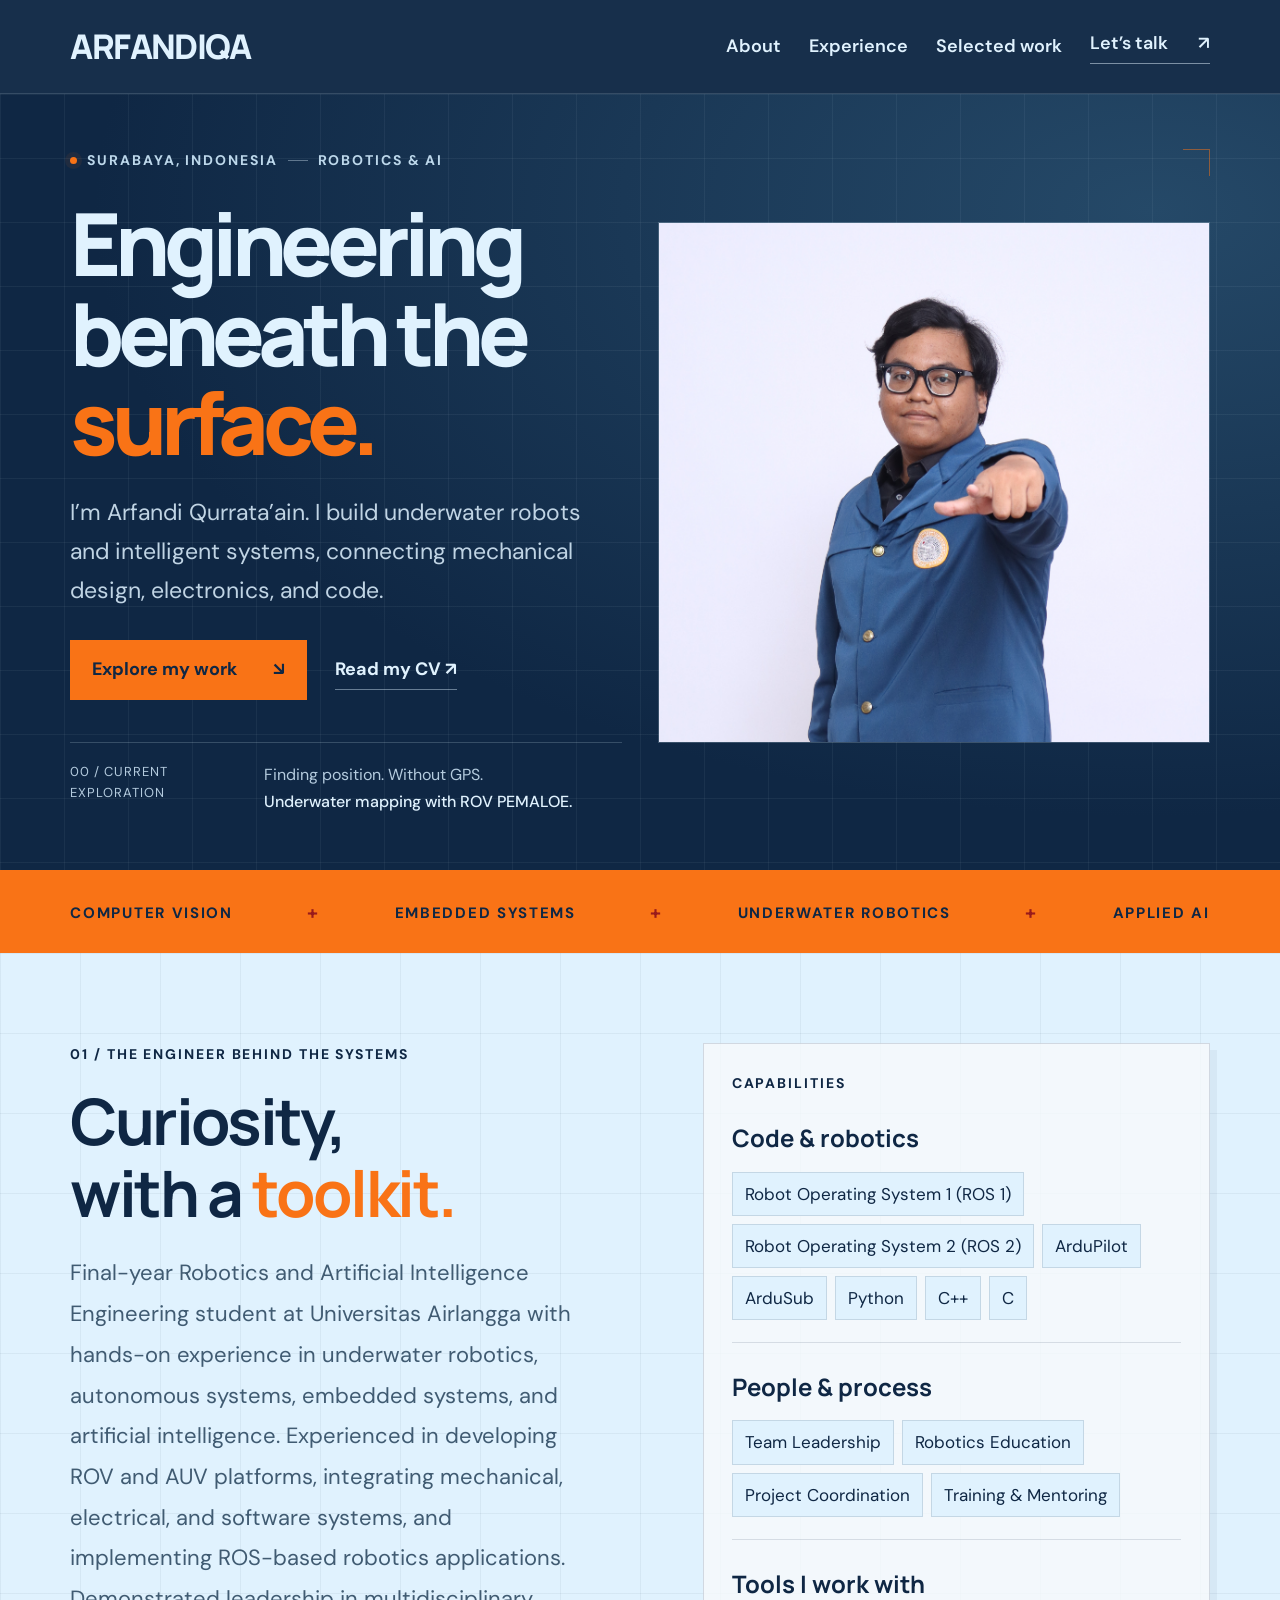
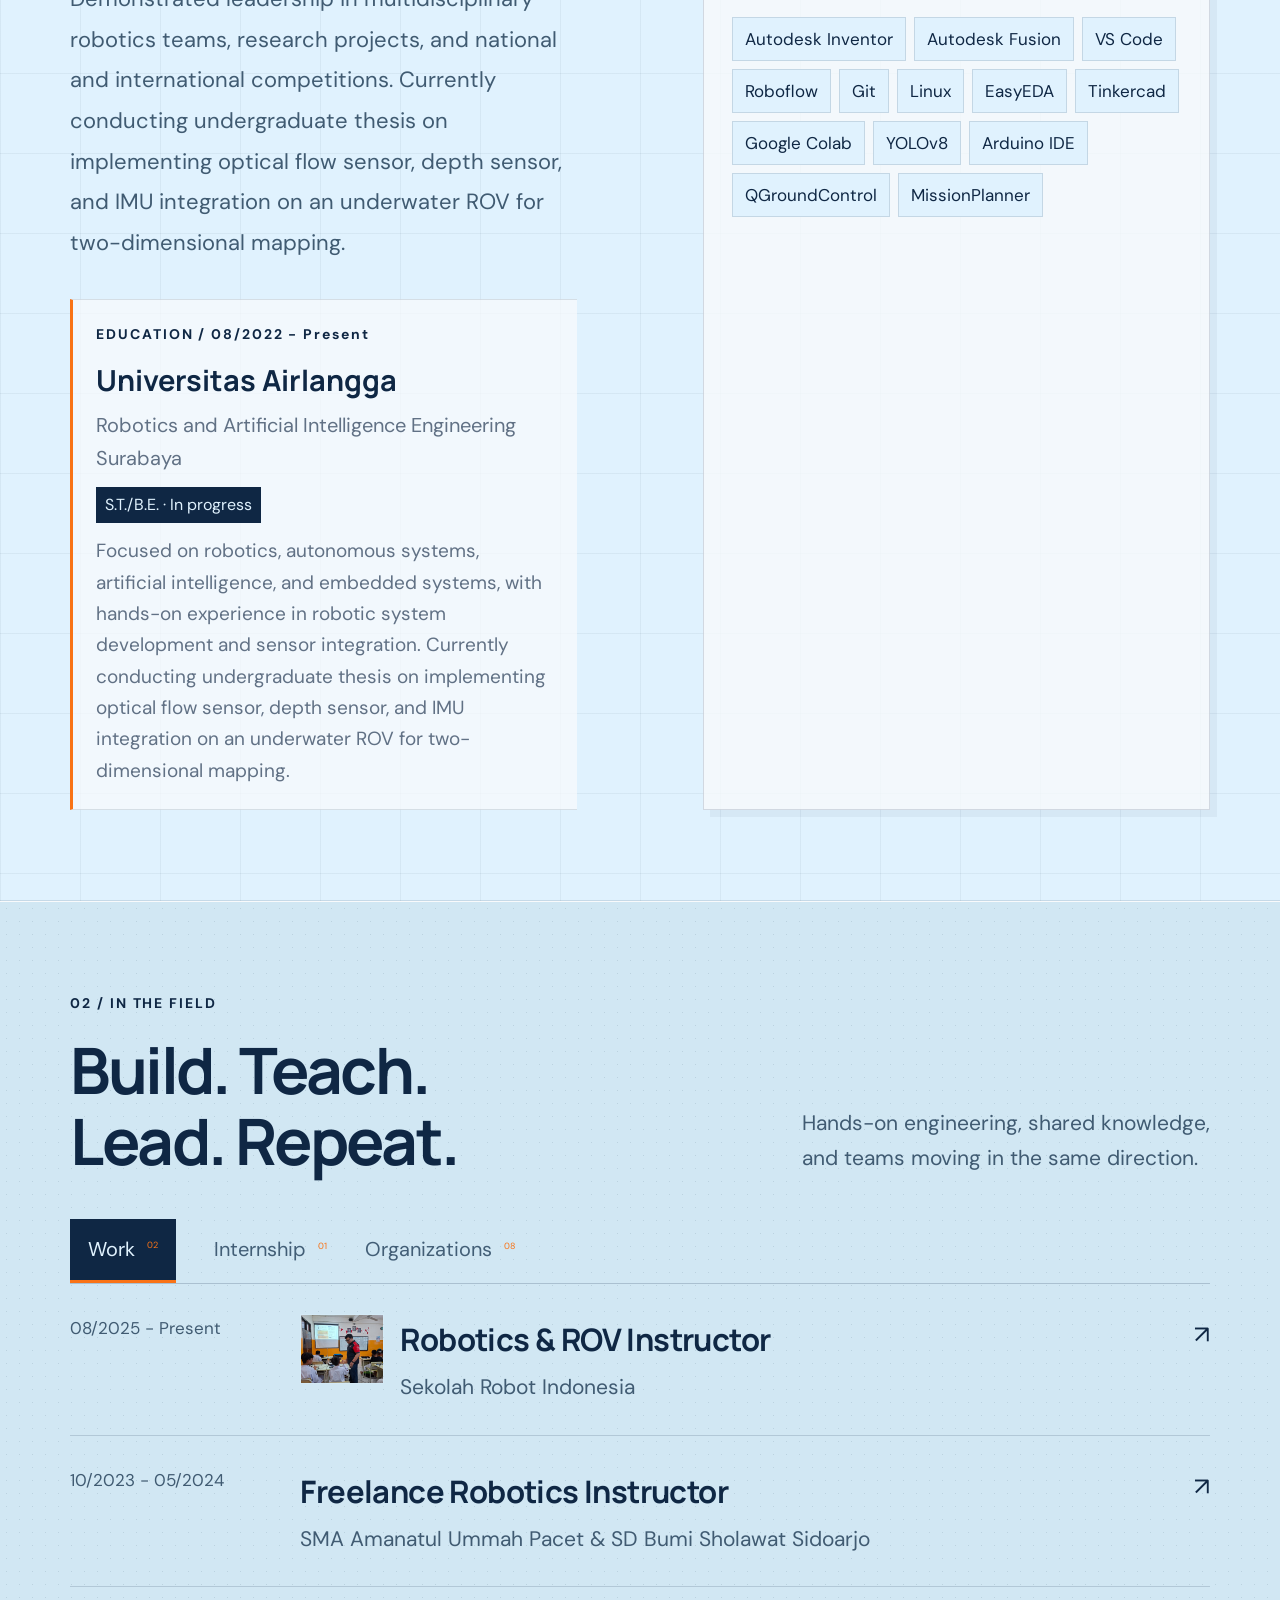
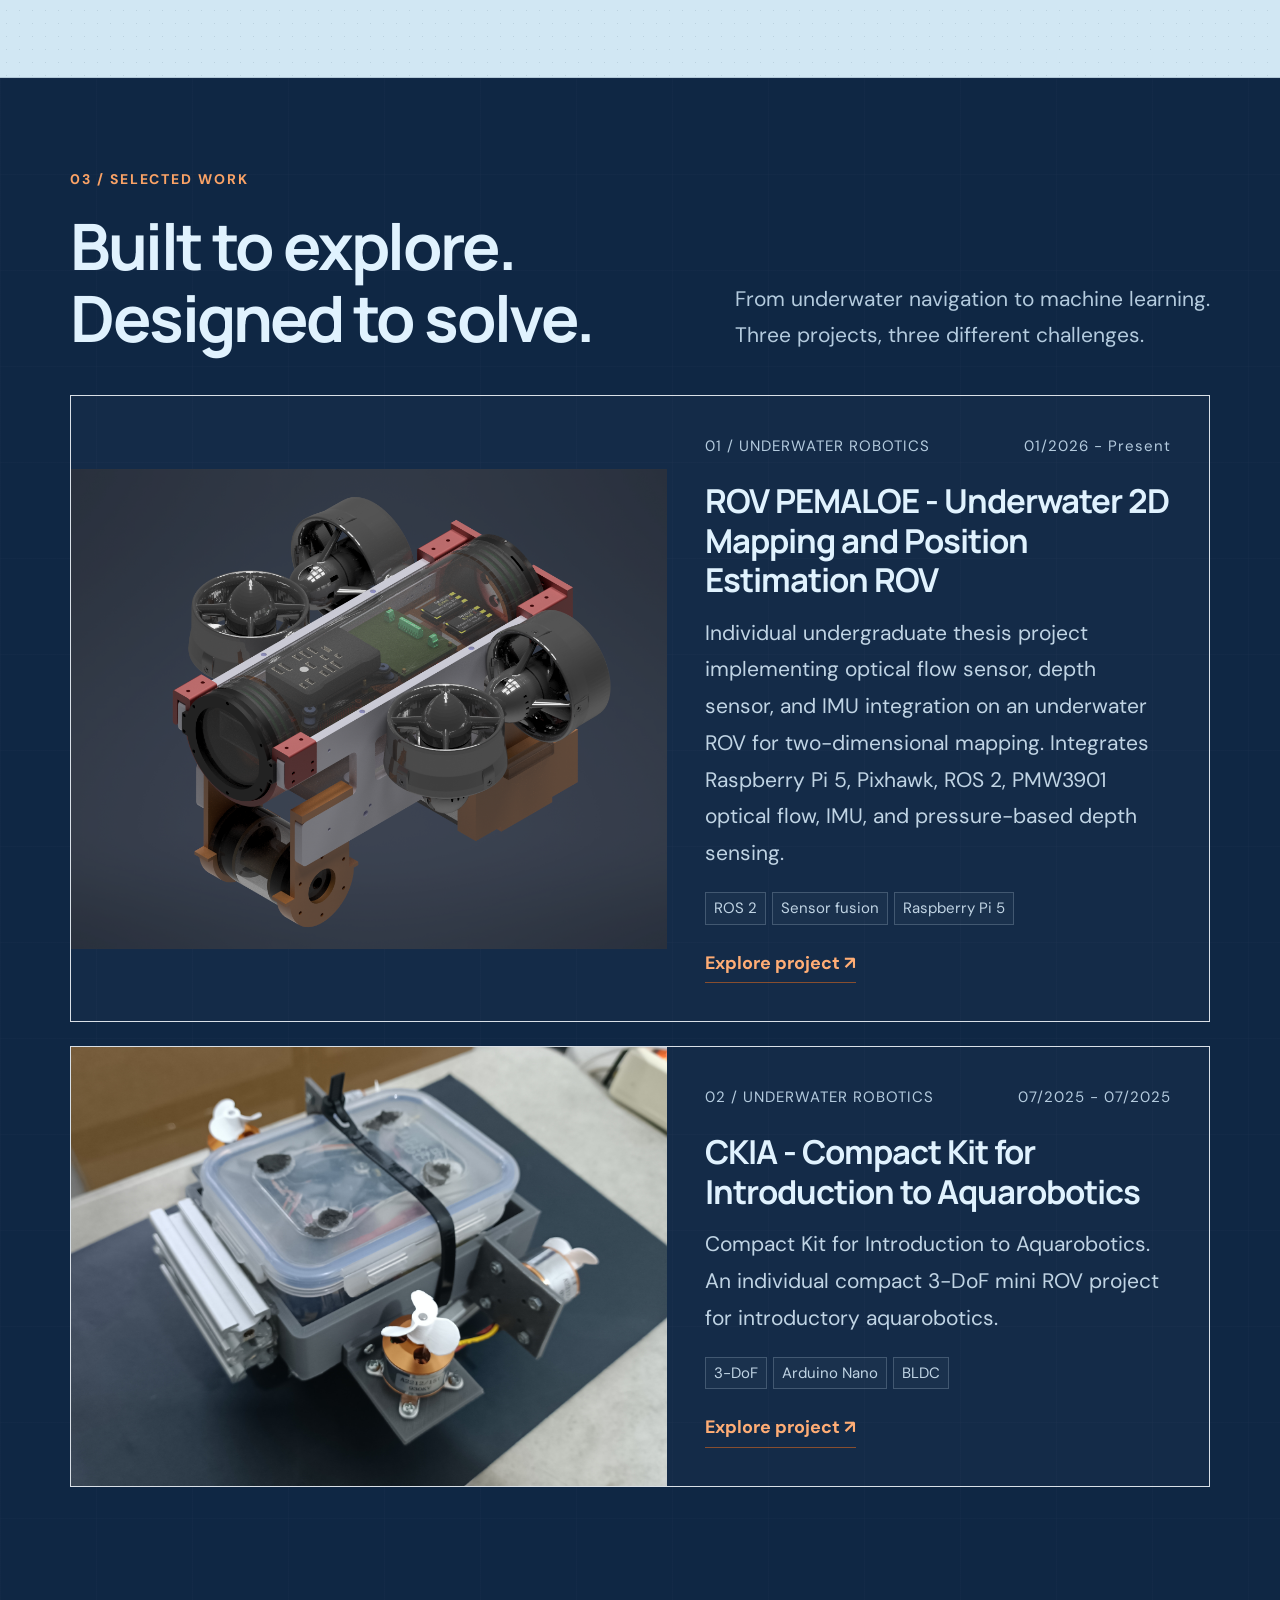
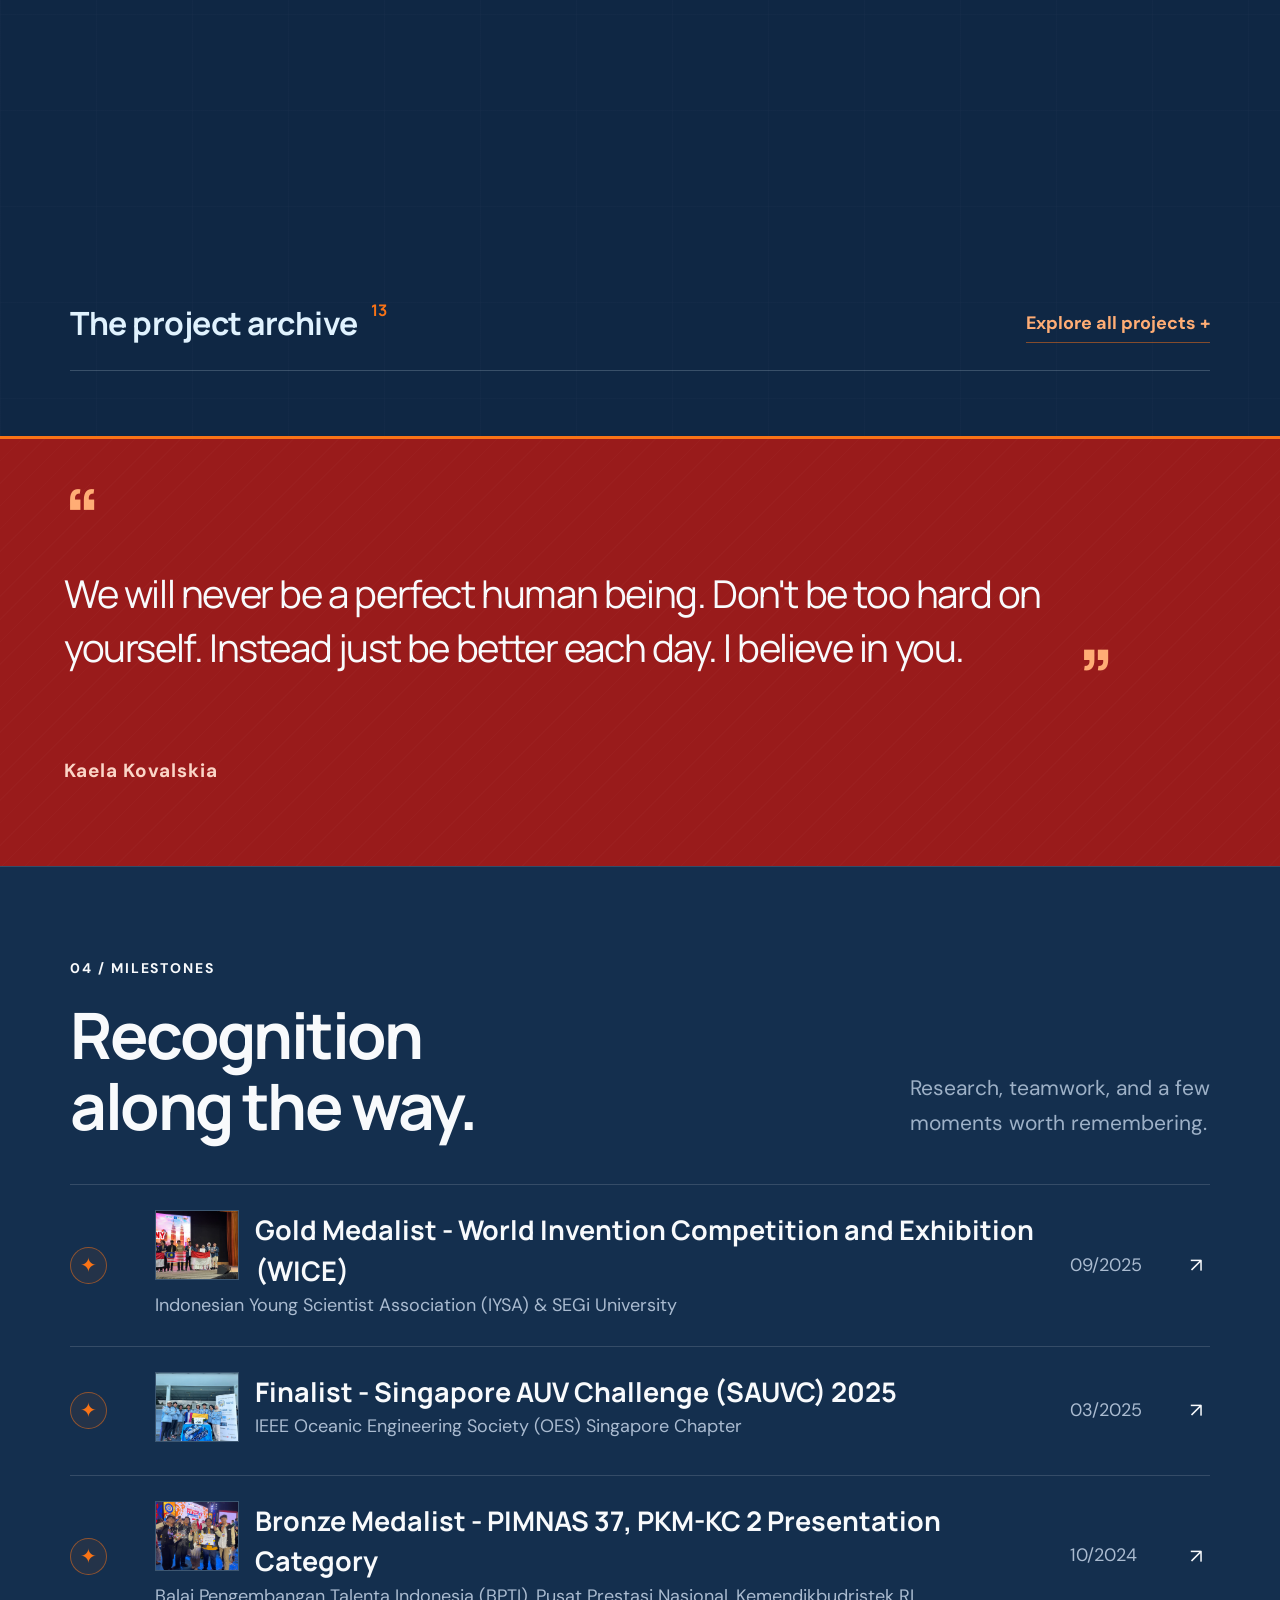
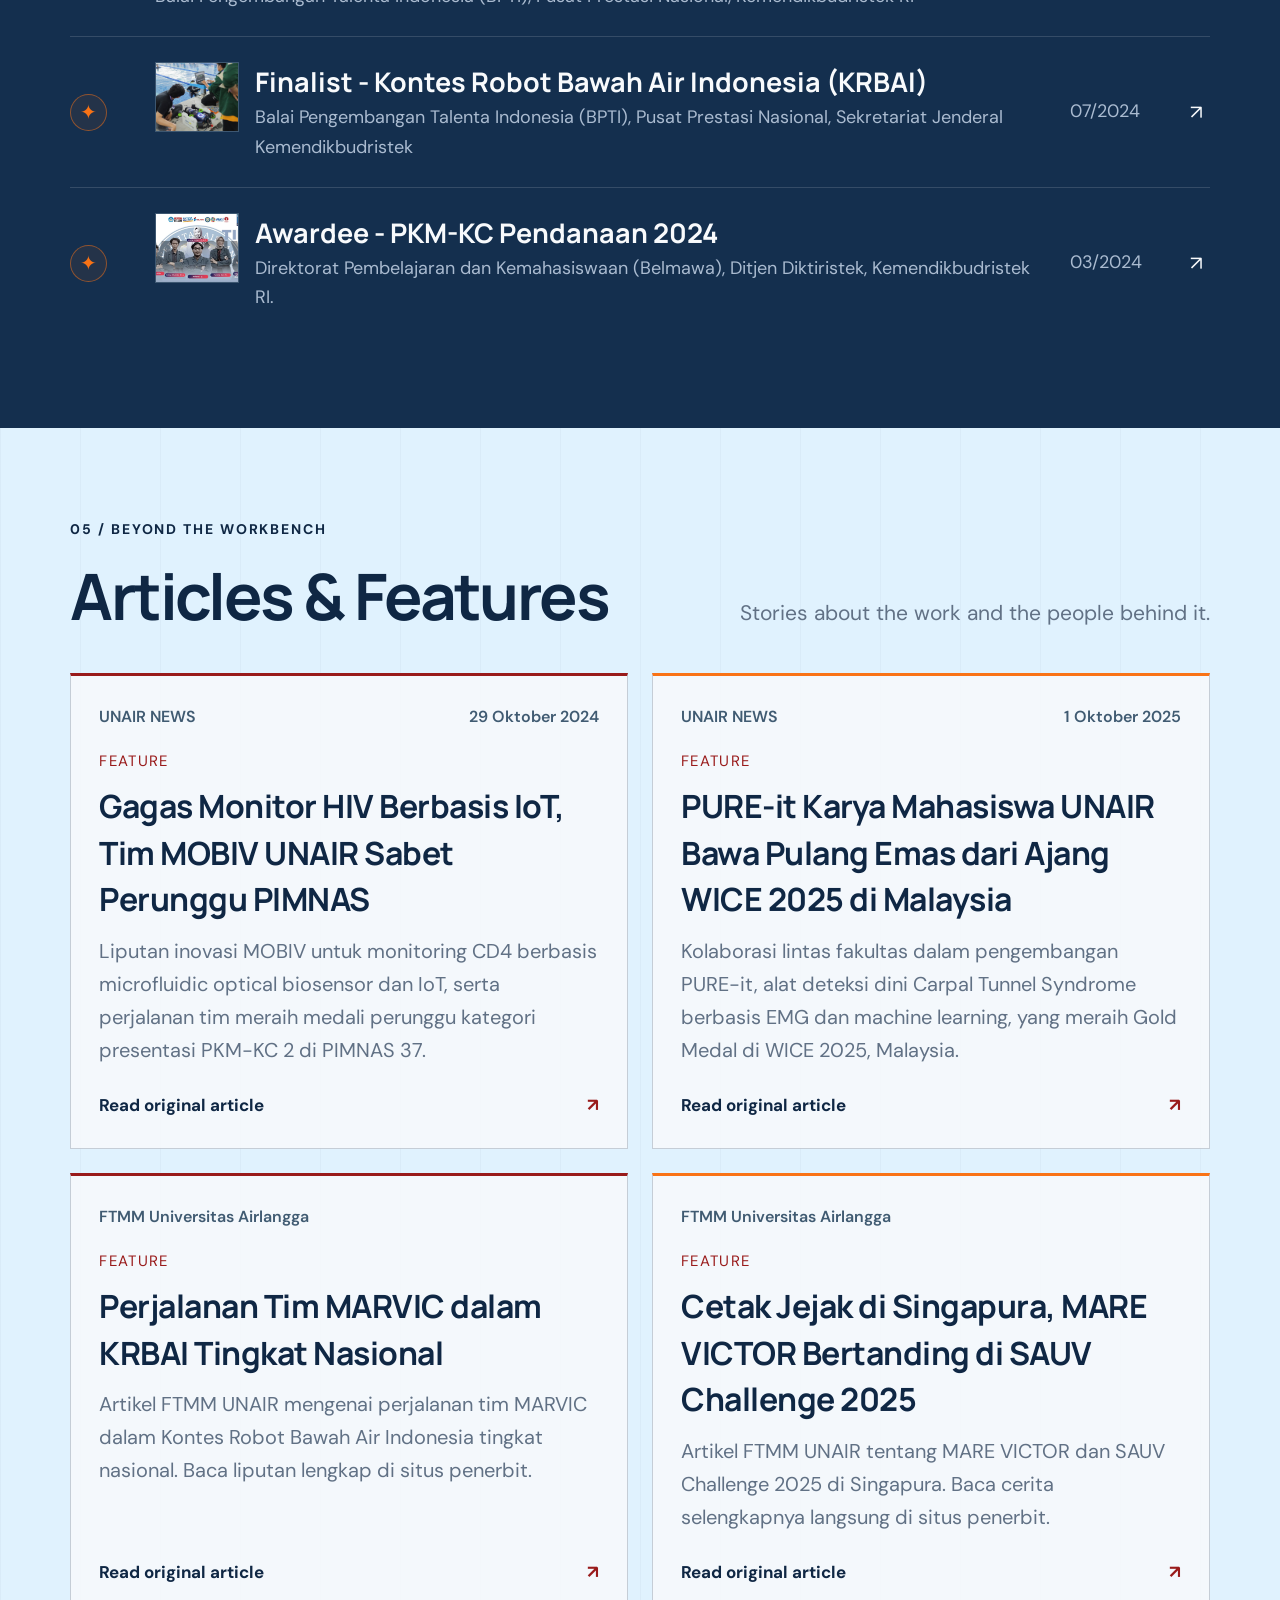
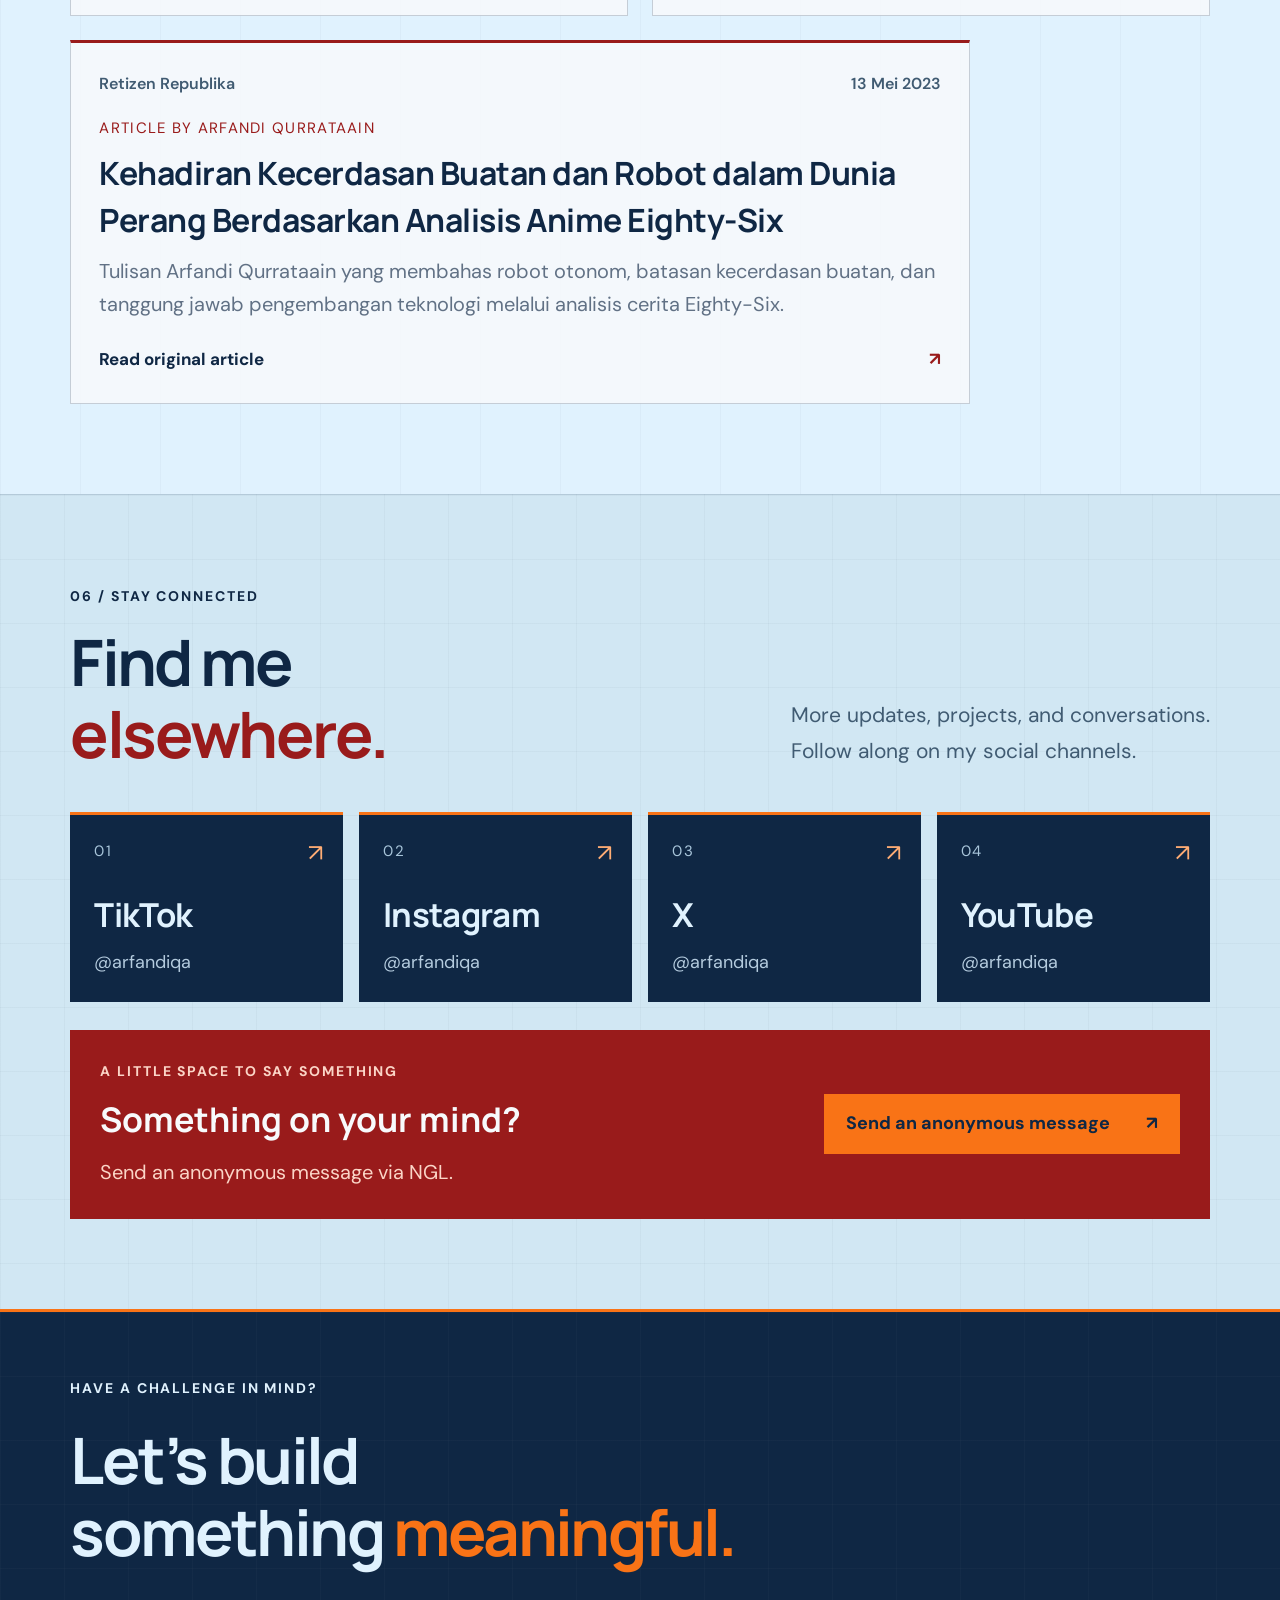
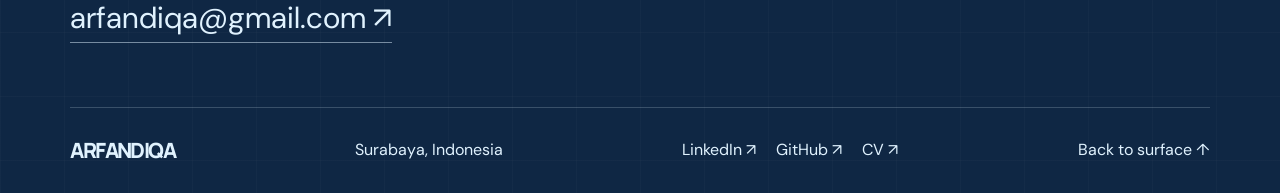
<file: index.html>
<!doctype html>
<html lang="en"><head><meta charset="utf-8"><meta name="viewport" content="width=device-width, initial-scale=1"><meta name="theme-color" content="#0F2744"><meta property="og:title" content="ARFANDIQA"><meta property="og:type" content="website"><meta property="og:description" content="Underwater robotics, autonomous systems, and applied artificial intelligence by Arfandi Qurrata’ain."><meta name="description" content="Arfandi Qurrata’ain: underwater robotics, autonomous systems, and applied artificial intelligence."><title>ARFANDIQA</title><link rel="stylesheet" href="assets/css/style.css?v=20261103c"><script defer src="assets/js/content.js?v=20261103c"></script><script defer src="assets/js/site.js?v=20261103c"></script></head>
<body><noscript><div class="noscript">Enable JavaScript to explore projects and galleries, or <a href="assets/documents/arfandiqa-cv.pdf">read the complete CV here</a>.</div></noscript><a class="skip" href="#main">Skip to content</a><div class="progress" aria-hidden="true"></div>
<header><a class="brand" href="#home">ARFANDIQA</a><nav aria-label="Main navigation"><a href="#about">About</a><a href="#experience">Experience</a><a href="#projects">Selected work</a><a class="nav-contact" href="mailto:arfandiqa@gmail.com">Let’s talk <span>↗</span></a></nav><button class="menu" aria-expanded="false" aria-label="Toggle navigation">☰</button></header>
<main id="main"><section class="hero" id="home"><div class="hero-copy"><p class="eyebrow"><span class="pulse"></span> SURABAYA, INDONESIA <span class="tiny-line"></span> ROBOTICS & AI</p><h1 id="hero-title">Engineering<br>beneath the<br><em>surface.</em></h1><p class="intro" id="introduction">I’m Arfandi Qurrata’ain. I build underwater robots and intelligent systems, connecting mechanical design, electronics, and code.</p><div class="hero-actions"><a class="button" href="#projects">Explore my work <span>↘</span></a><a class="text-link" href="assets/documents/arfandiqa-cv.pdf" target="_blank" rel="noopener">Read my CV ↗</a></div><div class="hero-note"><span>00 / CURRENT EXPLORATION</span><p>Finding position. Without GPS.<br><strong>Underwater mapping with ROV PEMALOE.</strong></p></div></div>
<figure class="hero-original" id="hero-original" hidden></figure></section><div id="original-design" class="original-design" hidden></div>
<div class="discipline-strip"><span>COMPUTER VISION</span><i>+</i><span>EMBEDDED SYSTEMS</span><i>+</i><span>UNDERWATER ROBOTICS</span><i>+</i><span>APPLIED AI</span></div>



<section id="about" class="section about"><div class="about-story reveal"><p class="eyebrow">01 / THE ENGINEER BEHIND THE SYSTEMS</p><h2>Curiosity,<br>with a <em>toolkit.</em></h2><p id="professional-summary"></p><div class="education" id="education"></div></div><div class="toolkit reveal"><p class="eyebrow">CAPABILITIES</p><div class="skill-group"><h3>Code & robotics</h3><div class="chips" id="technical-skills"><span>Robot Operating System 1 (ROS 1)</span><span>Robot Operating System 2 (ROS 2)</span><span>ArduPilot</span><span>ArduSub</span><span>Python</span><span>C++</span><span>C</span></div></div><div class="skill-group"><h3>People & process</h3><div class="chips" id="people-skills"><span>Team Leadership</span><span>Robotics Education</span><span>Project Coordination</span><span>Training & Mentoring</span></div></div><div class="skill-group"><h3>Tools I work with</h3><div class="chips" id="tools"></div></div></div></section><section id="experience" class="section experience"><div class="section-heading reveal"><div><p class="eyebrow">02 / IN THE FIELD</p><h2>Build. Teach.<br>Lead. Repeat.</h2></div><p>Hands-on engineering, shared knowledge,<br>and teams moving in the same direction.</p></div><div class="tabs" role="tablist" aria-label="Experience category"><button role="tab" aria-selected="true" id="tab-work" aria-controls="experience-list" data-tab="work">Work <sup>02</sup></button><button role="tab" aria-selected="false" id="tab-internship" tabindex="-1" aria-controls="experience-list" data-tab="internship">Internship <sup>01</sup></button><button role="tab" aria-selected="false" id="tab-organization" tabindex="-1" aria-controls="experience-list" data-tab="organization">Organizations <sup>08</sup></button></div><div id="experience-list" role="tabpanel" aria-labelledby="tab-work"></div></section><section id="projects" class="section"><div class="section-heading reveal"><div><p class="eyebrow">03 / SELECTED WORK</p><h2>Built to explore.<br>Designed to solve.</h2></div><p>From underwater navigation to machine learning.<br>Three projects, three different challenges.</p></div><div id="featured"></div><div class="archive-heading"><h3>The project archive <span id="project-count">13</span></h3><button id="archive-toggle" class="text-link" aria-expanded="false" aria-controls="archive">Explore all projects +</button></div><div id="archive" hidden><div class="filters"><label class="search-label">Search projects<input id="search" type="search" placeholder="Search by project or technology..."></label><label>Discipline<select id="category"><option value="">All disciplines</option><option>Underwater robotics</option><option>Machine learning</option><option>Embedded systems</option><option>Healthcare</option></select></label></div><div id="project-list"></div><p id="result-count" role="status"></p></div></section><aside id="quote" class="quote-section reveal" aria-label="A quote from Kaela Kovalskia"><blockquote id="personal-quote">We will never be a perfect human being. Don't be too hard on yourself. Instead just be better each day. I believe in you.</blockquote><p id="quote-author">Kaela Kovalskia</p></aside><section class="section awards"><div class="section-heading reveal"><div><p class="eyebrow">04 / MILESTONES</p><h2>Recognition<br>along the way.</h2></div><p>Research, teamwork, and a few<br>moments worth remembering.</p></div><div id="awards"></div></section>
<section id="articles-section" class="section articles"><div class="section-heading reveal"><div><p class="eyebrow">05 / BEYOND THE WORKBENCH</p><h2>Articles & Features</h2></div><p>Stories about the work and the people behind it.</p></div><div id="articles"></div></section>
<section id="socials" class="section socials"><div class="section-heading reveal"><div><p class="eyebrow">06 / STAY CONNECTED</p><h2>Find me<br><em>elsewhere.</em></h2></div><p>More updates, projects, and conversations.<br>Follow along on my social channels.</p></div><div id="social-links" class="social-grid"></div><aside class="anonymous-message"><div><p class="eyebrow">A LITTLE SPACE TO SAY SOMETHING</p><h3>Something on your mind?</h3><p>Send an anonymous message via NGL.</p></div><a id="anonymous-link" class="button" target="_blank" rel="noopener noreferrer"></a></aside></section>
<footer id="contact"><p class="eyebrow">HAVE A CHALLENGE IN MIND?</p><h2>Let’s build<br>something <em>meaningful.</em></h2><a class="email" href="mailto:arfandiqa@gmail.com">arfandiqa@gmail.com ↗</a><div class="footer-bottom"><a class="brand" href="#home">ARFANDIQA</a><span>Surabaya, Indonesia</span><div><a href="https://www.linkedin.com/in/arfandiqa" target="_blank" rel="noopener noreferrer">LinkedIn ↗</a><a href="https://github.com/arfandiq" target="_blank" rel="noopener noreferrer">GitHub ↗</a><a href="assets/documents/arfandiqa-cv.pdf" target="_blank" rel="noopener">CV ↗</a></div><a href="#home">Back to surface ↑</a></div></footer></main>
<dialog id="detail" aria-labelledby="detail-title"><button class="close" aria-label="Close details">✕</button><div id="detail-body"></div></dialog>
</body></html>
</file>
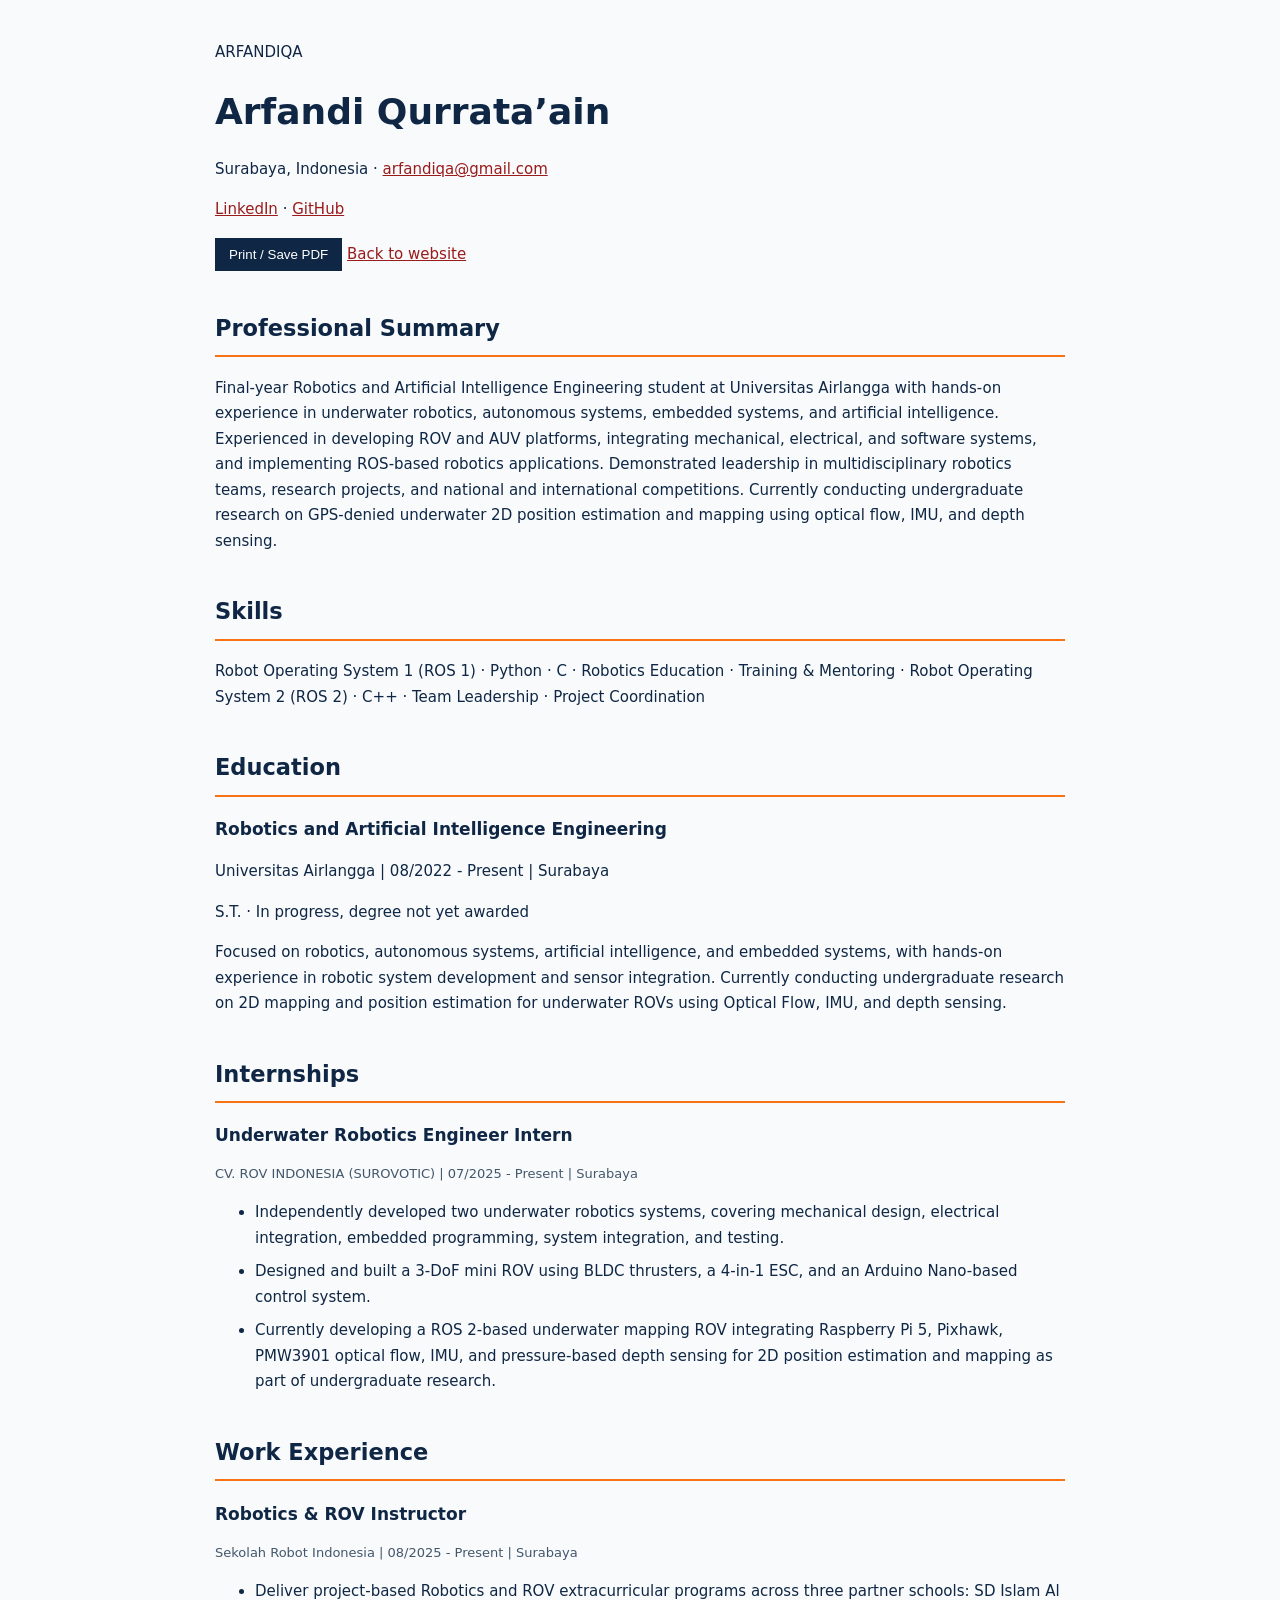
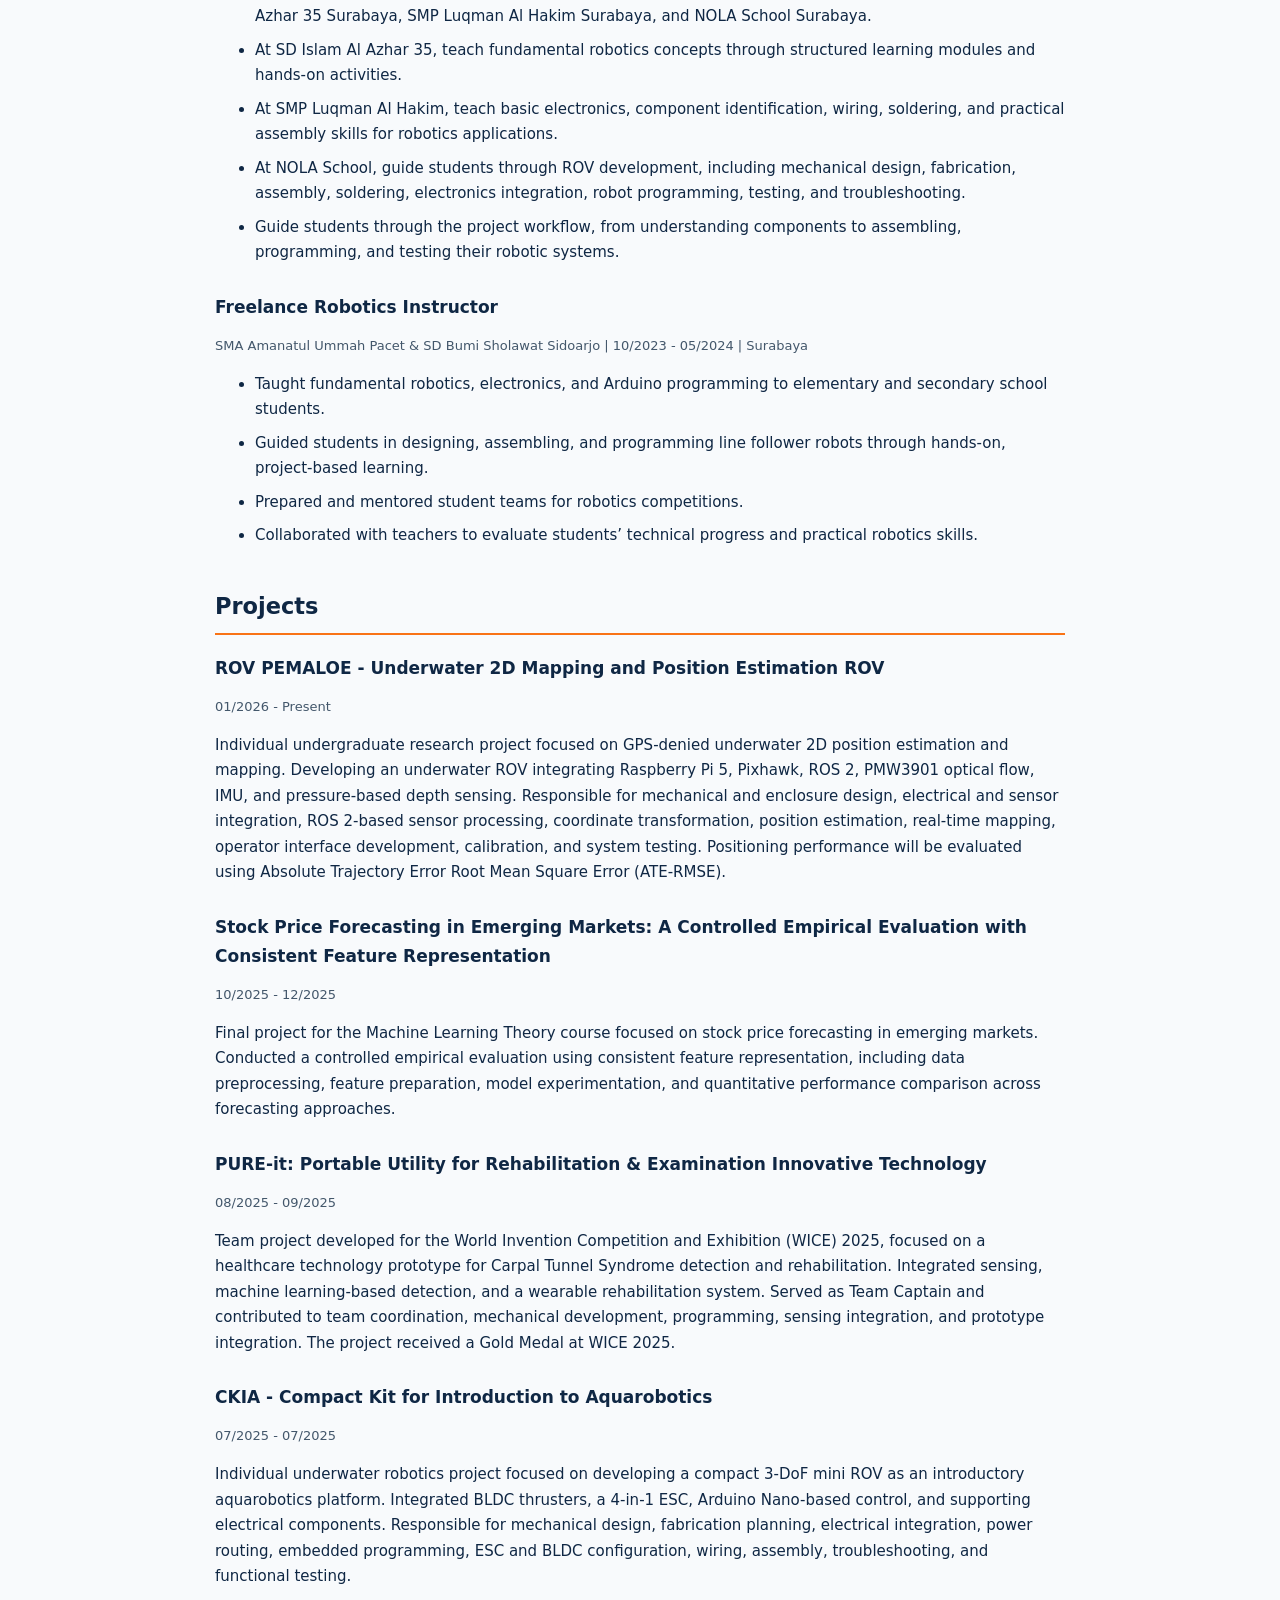
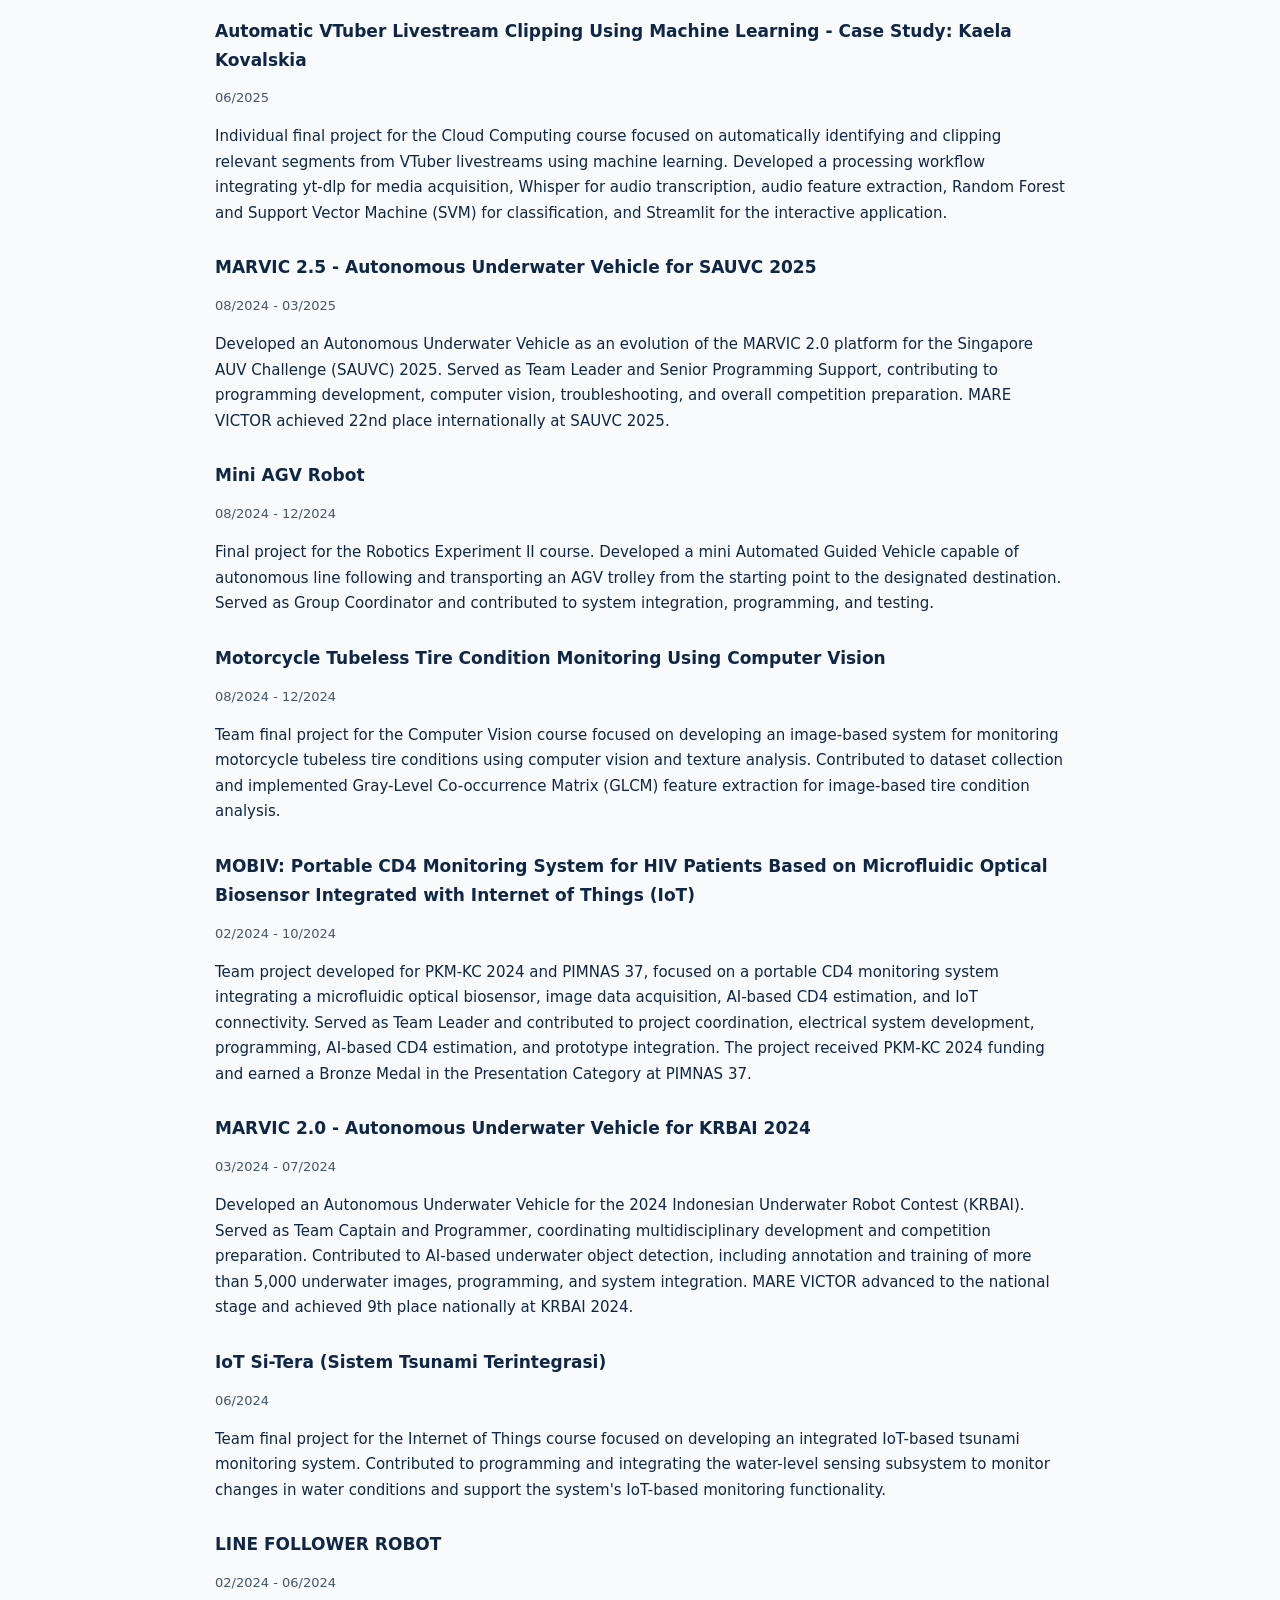
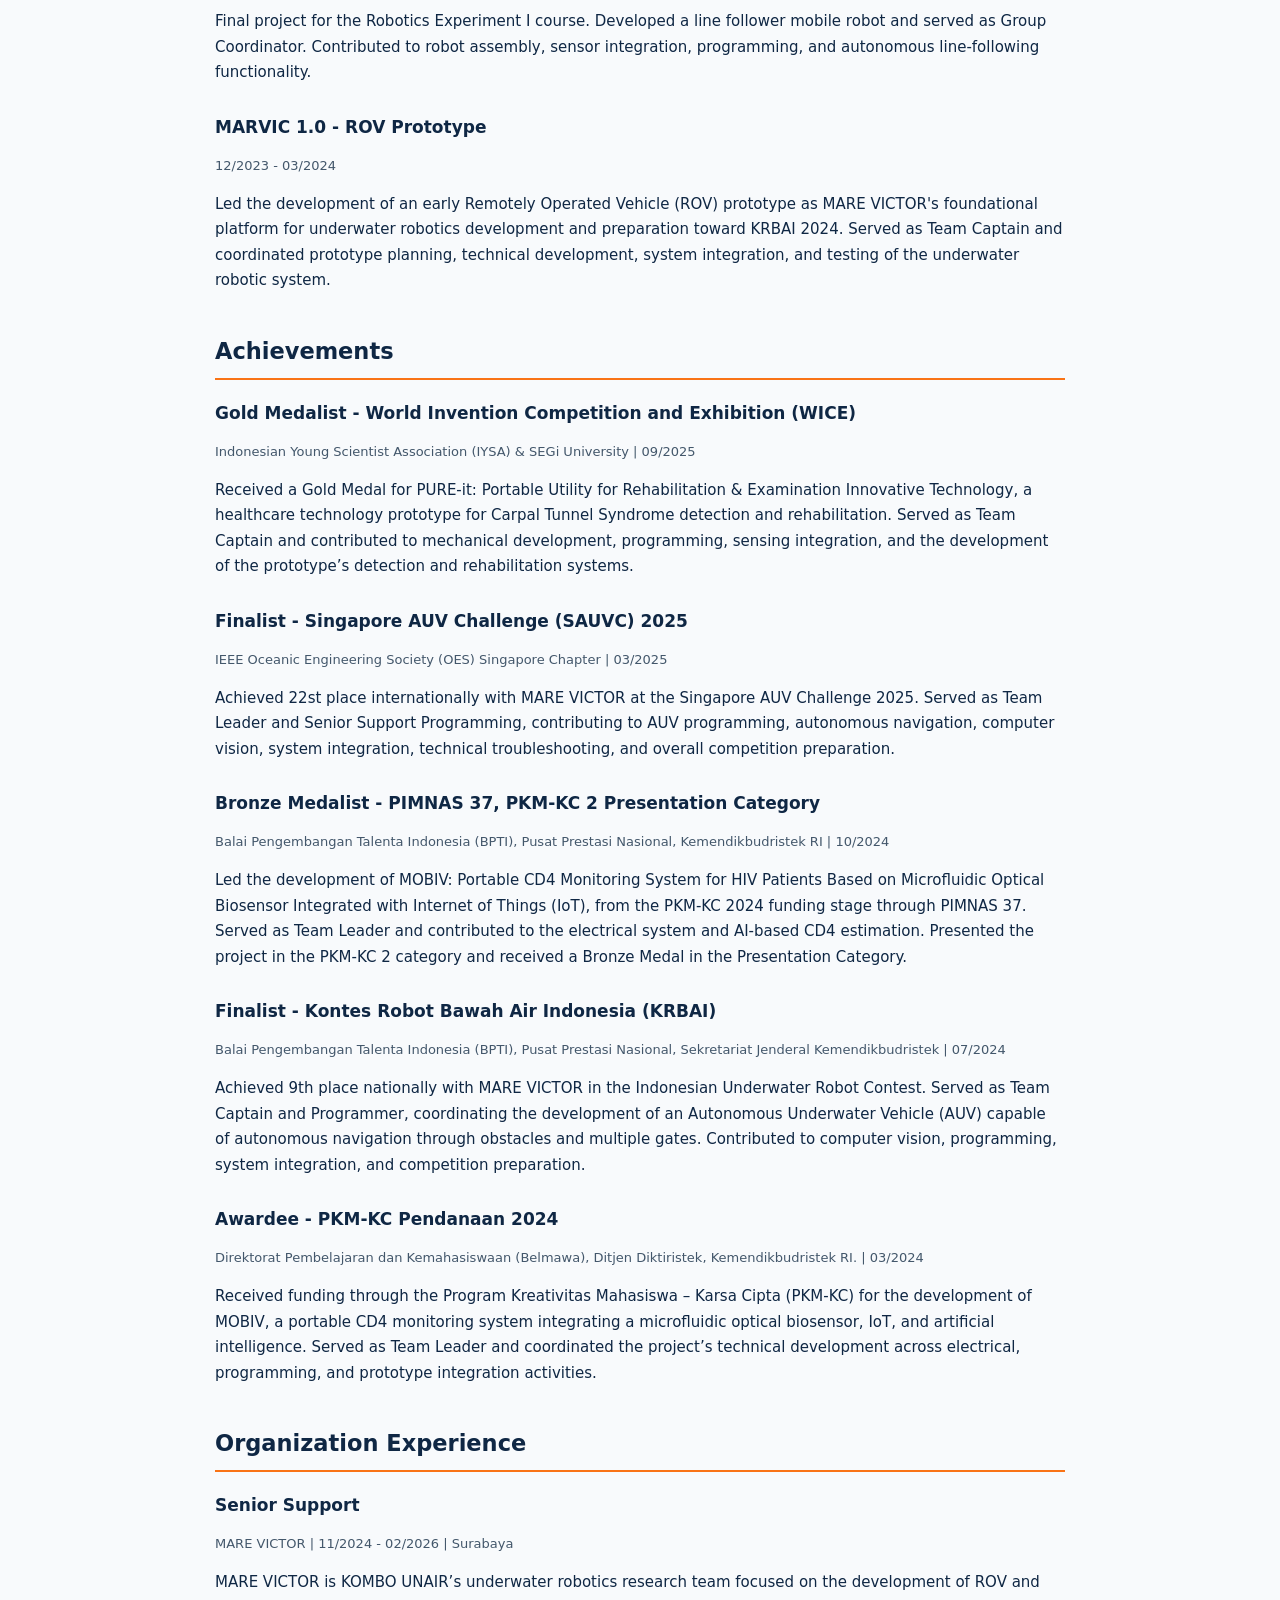
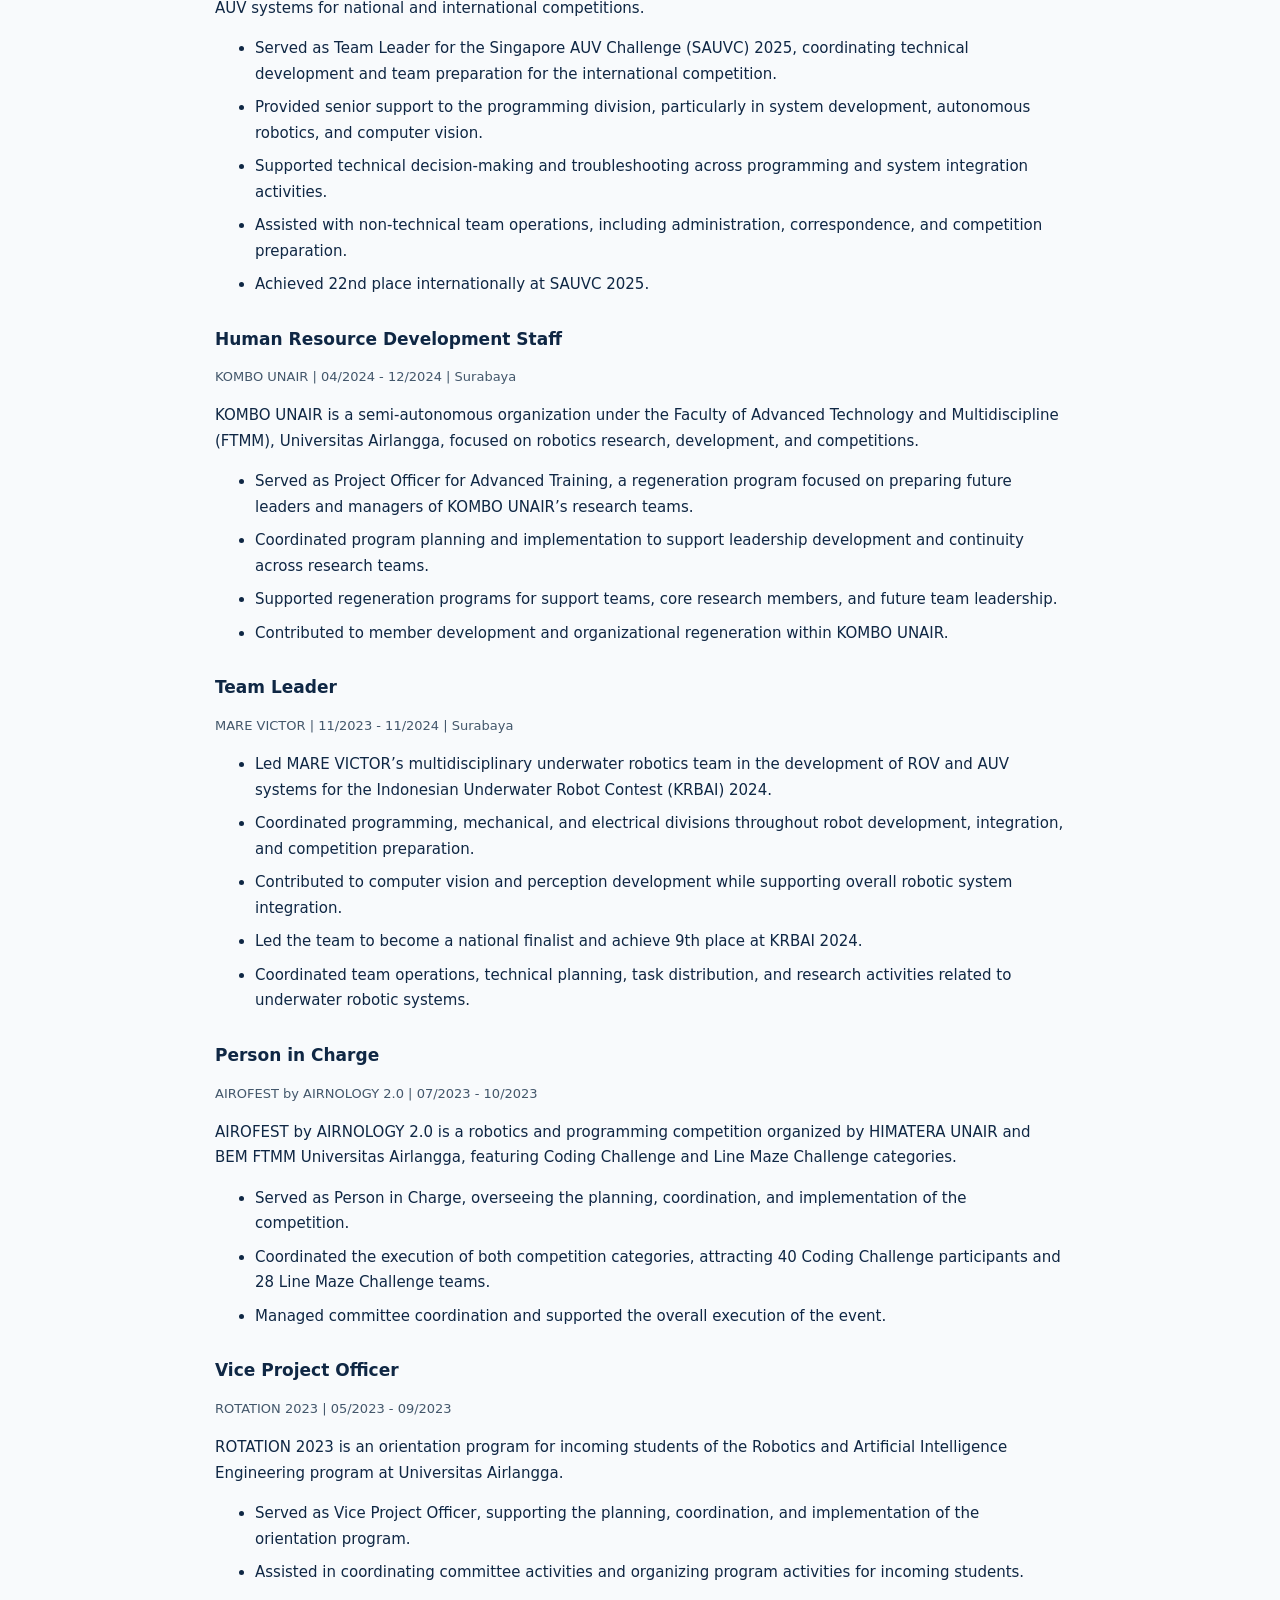
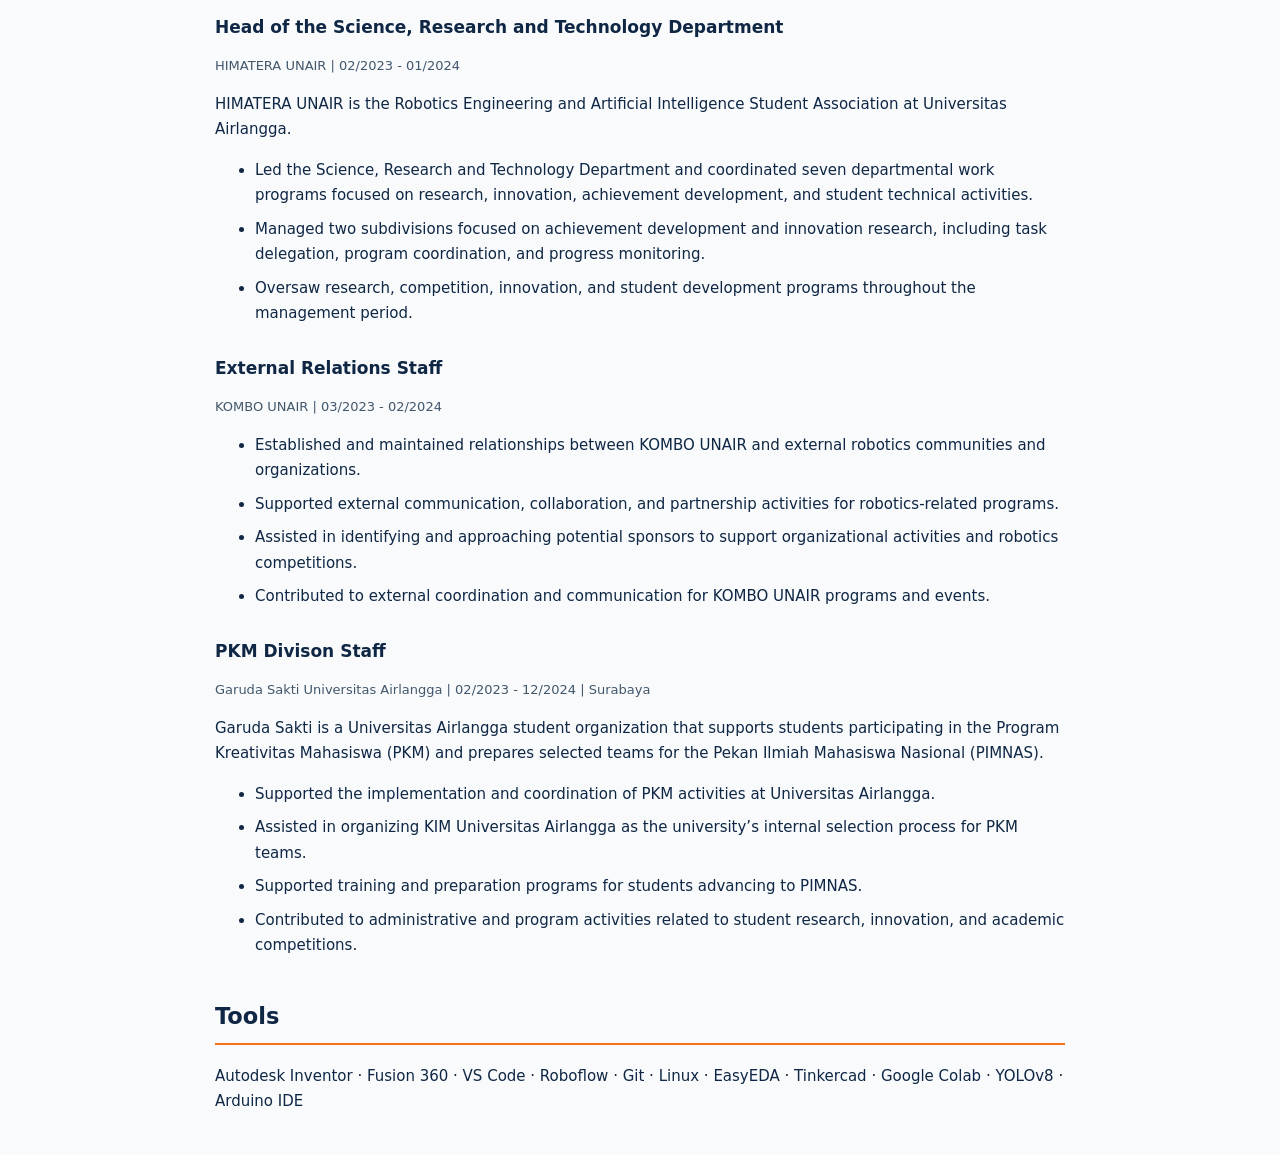
<file: cv.html>
<!doctype html><html lang="en"><head><meta charset="utf-8"><meta name="viewport" content="width=device-width,initial-scale=1"><title>CV | ARFANDIQA</title><style>body{max-width:850px;margin:40px auto;padding:0 24px;color:#0f2744;background:#f8fafc;font:15px/1.7 system-ui}h1{font-size:36px;line-height:1.2}h2{margin-top:38px;border-bottom:2px solid #f97316;padding-bottom:8px}h3{font-size:17px;margin-bottom:5px}a{color:#991b1b}article{margin-bottom:27px}.meta{font-size:13px;color:#43576b}button{padding:9px 14px;background:#0f2744;color:#fff;border:0;cursor:pointer}li{margin:8px 0}@media print{body{margin:0;max-width:none;padding:0;font-size:10pt;background:white}button,header>a{display:none}h2,h3{break-after:avoid}p,li{orphans:3;widows:3}@page{margin:18mm}}</style></head><body><header><p>ARFANDIQA</p><h1>Arfandi Qurrata’ain</h1><p>Surabaya, Indonesia · <a href="mailto:arfandiqa@gmail.com">arfandiqa@gmail.com</a></p><p><a href="https://www.linkedin.com/in/arfandiqa">LinkedIn</a> · <a href="https://github.com/arfandiq">GitHub</a></p><button onclick="window.print()">Print / Save PDF</button> <a href="index.html">Back to website</a></header><h2>Professional Summary</h2><p>Final-year Robotics and Artificial Intelligence Engineering student at Universitas Airlangga with hands-on experience in underwater robotics, autonomous systems, embedded systems, and artificial intelligence. Experienced in developing ROV and AUV platforms, integrating mechanical, electrical, and software systems, and implementing ROS-based robotics applications. Demonstrated leadership in multidisciplinary robotics teams, research projects, and national and international competitions. Currently conducting undergraduate research on GPS-denied underwater 2D position estimation and mapping using optical flow, IMU, and depth sensing.</p><h2>Skills</h2><p>Robot Operating System 1 (ROS 1) · Python · C · Robotics Education · Training &amp; Mentoring · Robot Operating System 2 (ROS 2) · C++ · Team Leadership · Project Coordination</p><h2>Education</h2><h3>Robotics and Artificial Intelligence Engineering</h3><p>Universitas Airlangga | 08/2022 - Present | Surabaya</p><p>S.T. · In progress, degree not yet awarded</p><p>Focused on robotics, autonomous systems, artificial intelligence, and embedded systems, with hands-on experience in robotic system development and sensor integration. Currently conducting undergraduate research on 2D mapping and position estimation for underwater ROVs using Optical Flow, IMU, and depth sensing.</p><section><h2>Internships</h2><article><h3>Underwater Robotics Engineer Intern</h3><p class="meta">CV. ROV INDONESIA (SUROVOTIC) | 07/2025 - Present | Surabaya</p><ul><li>Independently developed two underwater robotics systems, covering mechanical design, electrical integration, embedded programming, system integration, and testing.</li><li>Designed and built a 3-DoF mini ROV using BLDC thrusters, a 4-in-1 ESC, and an Arduino Nano-based control system.</li><li>Currently developing a ROS 2-based underwater mapping ROV integrating Raspberry Pi 5, Pixhawk, PMW3901 optical flow, IMU, and pressure-based depth sensing for 2D position estimation and mapping as part of undergraduate research.</li></ul></article></section><section><h2>Work Experience</h2><article><h3>Robotics &amp; ROV Instructor</h3><p class="meta">Sekolah Robot Indonesia | 08/2025 - Present | Surabaya</p><ul><li>Deliver project-based Robotics and ROV extracurricular programs across three partner schools: SD Islam Al Azhar 35 Surabaya, SMP Luqman Al Hakim Surabaya, and NOLA School Surabaya.</li><li>At SD Islam Al Azhar 35, teach fundamental robotics concepts through structured learning modules and hands-on activities.</li><li>At SMP Luqman Al Hakim, teach basic electronics, component identification, wiring, soldering, and practical assembly skills for robotics applications.</li><li>At NOLA School, guide students through ROV development, including mechanical design, fabrication, assembly, soldering, electronics integration, robot programming, testing, and troubleshooting.</li><li>Guide students through the project workflow, from understanding components to assembling, programming, and testing their robotic systems.</li></ul></article><article><h3>Freelance Robotics Instructor</h3><p class="meta">SMA Amanatul Ummah Pacet &amp; SD Bumi Sholawat Sidoarjo | 10/2023 - 05/2024 | Surabaya</p><ul><li>Taught fundamental robotics, electronics, and Arduino programming to elementary and secondary school students.</li><li>Guided students in designing, assembling, and programming line follower robots through hands-on, project-based learning.</li><li>Prepared and mentored student teams for robotics competitions.</li><li>Collaborated with teachers to evaluate students’ technical progress and practical robotics skills.</li></ul></article></section><section><h2>Projects</h2><article><h3>ROV PEMALOE - Underwater 2D Mapping and Position Estimation ROV</h3><p class="meta">01/2026 - Present</p><p>Individual undergraduate research project focused on GPS-denied underwater 2D position estimation and mapping. Developing an underwater ROV integrating Raspberry Pi 5, Pixhawk, ROS 2, PMW3901 optical flow, IMU, and pressure-based depth sensing. Responsible for mechanical and enclosure design, electrical and sensor integration, ROS 2-based sensor processing, coordinate transformation, position estimation, real-time mapping, operator interface development, calibration, and system testing. Positioning performance will be evaluated using Absolute Trajectory Error Root Mean Square Error (ATE-RMSE).</p></article><article><h3>Stock Price Forecasting in Emerging Markets: A Controlled Empirical Evaluation with Consistent Feature Representation</h3><p class="meta">10/2025 - 12/2025</p><p>Final project for the Machine Learning Theory course focused on stock price forecasting in emerging markets. Conducted a controlled empirical evaluation using consistent feature representation, including data preprocessing, feature preparation, model experimentation, and quantitative performance comparison across forecasting approaches.</p></article><article><h3>PURE-it: Portable Utility for Rehabilitation &amp; Examination Innovative Technology</h3><p class="meta">08/2025 - 09/2025</p><p>Team project developed for the World Invention Competition and Exhibition (WICE) 2025, focused on a healthcare technology prototype for Carpal Tunnel Syndrome detection and rehabilitation. Integrated sensing, machine learning-based detection, and a wearable rehabilitation system. Served as Team Captain and contributed to team coordination, mechanical development, programming, sensing integration, and prototype integration. The project received a Gold Medal at WICE 2025.</p></article><article><h3>CKIA - Compact Kit for Introduction to Aquarobotics</h3><p class="meta">07/2025 - 07/2025</p><p>Individual underwater robotics project focused on developing a compact 3-DoF mini ROV as an introductory aquarobotics platform. Integrated BLDC thrusters, a 4-in-1 ESC, Arduino Nano-based control, and supporting electrical components. Responsible for mechanical design, fabrication planning, electrical integration, power routing, embedded programming, ESC and BLDC configuration, wiring, assembly, troubleshooting, and functional testing.</p></article><article><h3>Automatic VTuber Livestream Clipping Using Machine Learning - Case Study: Kaela Kovalskia</h3><p class="meta">06/2025</p><p>Individual final project for the Cloud Computing course focused on automatically identifying and clipping relevant segments from VTuber livestreams using machine learning. Developed a processing workflow integrating yt-dlp for media acquisition, Whisper for audio transcription, audio feature extraction, Random Forest and Support Vector Machine (SVM) for classification, and Streamlit for the interactive application.</p></article><article><h3>MARVIC 2.5 - Autonomous Underwater Vehicle for SAUVC 2025</h3><p class="meta">08/2024 - 03/2025</p><p>Developed an Autonomous Underwater Vehicle as an evolution of the MARVIC 2.0 platform for the Singapore AUV Challenge (SAUVC) 2025. Served as Team Leader and Senior Programming Support, contributing to programming development, computer vision, troubleshooting, and overall competition preparation. MARE VICTOR achieved 22nd place internationally at SAUVC 2025.</p></article><article><h3>Mini AGV Robot</h3><p class="meta">08/2024 - 12/2024</p><p>Final project for the Robotics Experiment II course. Developed a mini Automated Guided Vehicle capable of autonomous line following and transporting an AGV trolley from the starting point to the designated destination. Served as Group Coordinator and contributed to system integration, programming, and testing.</p></article><article><h3>Motorcycle Tubeless Tire Condition Monitoring Using Computer Vision</h3><p class="meta">08/2024 - 12/2024</p><p>Team final project for the Computer Vision course focused on developing an image-based system for monitoring motorcycle tubeless tire conditions using computer vision and texture analysis. Contributed to dataset collection and implemented Gray-Level Co-occurrence Matrix (GLCM) feature extraction for image-based tire condition analysis.</p></article><article><h3>MOBIV: Portable CD4 Monitoring System for HIV Patients Based on Microfluidic Optical Biosensor Integrated with Internet of Things (IoT)</h3><p class="meta">02/2024 - 10/2024</p><p>Team project developed for PKM-KC 2024 and PIMNAS 37, focused on a portable CD4 monitoring system integrating a microfluidic optical biosensor, image data acquisition, AI-based CD4 estimation, and IoT connectivity. Served as Team Leader and contributed to project coordination, electrical system development, programming, AI-based CD4 estimation, and prototype integration. The project received PKM-KC 2024 funding and earned a Bronze Medal in the Presentation Category at PIMNAS 37.</p></article><article><h3>MARVIC 2.0 - Autonomous Underwater Vehicle for KRBAI 2024</h3><p class="meta">03/2024 - 07/2024</p><p>Developed an Autonomous Underwater Vehicle for the 2024 Indonesian Underwater Robot Contest (KRBAI). Served as Team Captain and Programmer, coordinating multidisciplinary development and competition preparation. Contributed to AI-based underwater object detection, including annotation and training of more than 5,000 underwater images, programming, and system integration. MARE VICTOR advanced to the national stage and achieved 9th place nationally at KRBAI 2024.</p></article><article><h3>IoT Si-Tera (Sistem Tsunami Terintegrasi)</h3><p class="meta">06/2024</p><p>Team final project for the Internet of Things course focused on developing an integrated IoT-based tsunami monitoring system. Contributed to programming and integrating the water-level sensing subsystem to monitor changes in water conditions and support the system&#x27;s IoT-based monitoring functionality.</p></article><article><h3>LINE FOLLOWER ROBOT</h3><p class="meta">02/2024 - 06/2024</p><p>Final project for the Robotics Experiment I course. Developed a line follower mobile robot and served as Group Coordinator. Contributed to robot assembly, sensor integration, programming, and autonomous line-following functionality.</p></article><article><h3>MARVIC 1.0 - ROV Prototype</h3><p class="meta">12/2023 - 03/2024</p><p>Led the development of an early Remotely Operated Vehicle (ROV) prototype as MARE VICTOR&#x27;s foundational platform for underwater robotics development and preparation toward KRBAI 2024. Served as Team Captain and coordinated prototype planning, technical development, system integration, and testing of the underwater robotic system.</p></article></section><section><h2>Achievements</h2><article><h3>Gold Medalist - World Invention Competition and Exhibition (WICE)</h3><p class="meta">Indonesian Young Scientist Association (IYSA) &amp; SEGi University | 09/2025</p><p>Received a Gold Medal for PURE-it: Portable Utility for Rehabilitation &amp; Examination Innovative Technology, a healthcare technology prototype for Carpal Tunnel Syndrome detection and rehabilitation. Served as Team Captain and contributed to mechanical development, programming, sensing integration, and the development of the prototype’s detection and rehabilitation systems.</p></article><article><h3>Finalist - Singapore AUV Challenge (SAUVC) 2025</h3><p class="meta">IEEE Oceanic Engineering Society (OES) Singapore Chapter | 03/2025</p><p>Achieved 22st place internationally with MARE VICTOR at the Singapore AUV Challenge 2025. Served as Team Leader and Senior Support Programming, contributing to AUV programming, autonomous navigation, computer vision, system integration, technical troubleshooting, and overall competition preparation.</p></article><article><h3>Bronze Medalist - PIMNAS 37, PKM-KC 2 Presentation Category</h3><p class="meta">Balai Pengembangan Talenta Indonesia (BPTI), Pusat Prestasi Nasional, Kemendikbudristek RI | 10/2024</p><p>Led the development of MOBIV: Portable CD4 Monitoring System for HIV Patients Based on Microfluidic Optical Biosensor Integrated with Internet of Things (IoT), from the PKM-KC 2024 funding stage through PIMNAS 37. Served as Team Leader and contributed to the electrical system and AI-based CD4 estimation. Presented the project in the PKM-KC 2 category and received a Bronze Medal in the Presentation Category.</p></article><article><h3>Finalist - Kontes Robot Bawah Air Indonesia (KRBAI)</h3><p class="meta">Balai Pengembangan Talenta Indonesia (BPTI), Pusat Prestasi Nasional, Sekretariat Jenderal Kemendikbudristek | 07/2024</p><p>Achieved 9th place nationally with MARE VICTOR in the Indonesian Underwater Robot Contest. Served as Team Captain and Programmer, coordinating the development of an Autonomous Underwater Vehicle (AUV) capable of autonomous navigation through obstacles and multiple gates. Contributed to computer vision, programming, system integration, and competition preparation.</p></article><article><h3>Awardee - PKM-KC Pendanaan 2024</h3><p class="meta">Direktorat Pembelajaran dan Kemahasiswaan (Belmawa), Ditjen Diktiristek, Kemendikbudristek RI. | 03/2024</p><p>Received funding through the Program Kreativitas Mahasiswa – Karsa Cipta (PKM-KC) for the development of MOBIV, a portable CD4 monitoring system integrating a microfluidic optical biosensor, IoT, and artificial intelligence. Served as Team Leader and coordinated the project’s technical development across electrical, programming, and prototype integration activities.</p></article></section><section><h2>Organization Experience</h2><article><h3>Senior Support</h3><p class="meta">MARE VICTOR | 11/2024 - 02/2026 | Surabaya</p><p>MARE VICTOR is KOMBO UNAIR’s underwater robotics research team focused on the development of ROV and AUV systems for national and international competitions.</p><ul><li>Served as Team Leader for the Singapore AUV Challenge (SAUVC) 2025, coordinating technical development and team preparation for the international competition.</li><li>Provided senior support to the programming division, particularly in system development, autonomous robotics, and computer vision.</li><li>Supported technical decision-making and troubleshooting across programming and system integration activities.</li><li>Assisted with non-technical team operations, including administration, correspondence, and competition preparation.</li><li>Achieved 22nd place internationally at SAUVC 2025.</li></ul></article><article><h3>Human Resource Development Staff</h3><p class="meta">KOMBO UNAIR | 04/2024 - 12/2024 | Surabaya</p><p>KOMBO UNAIR is a semi-autonomous organization under the Faculty of Advanced Technology and Multidiscipline (FTMM), Universitas Airlangga, focused on robotics research, development, and competitions.</p><ul><li>Served as Project Officer for Advanced Training, a regeneration program focused on preparing future leaders and managers of KOMBO UNAIR’s research teams.</li><li>Coordinated program planning and implementation to support leadership development and continuity across research teams.</li><li>Supported regeneration programs for support teams, core research members, and future team leadership.</li><li>Contributed to member development and organizational regeneration within KOMBO UNAIR.</li></ul></article><article><h3>Team Leader</h3><p class="meta">MARE VICTOR | 11/2023 - 11/2024 | Surabaya</p><ul><li>Led MARE VICTOR’s multidisciplinary underwater robotics team in the development of ROV and AUV systems for the Indonesian Underwater Robot Contest (KRBAI) 2024.</li><li>Coordinated programming, mechanical, and electrical divisions throughout robot development, integration, and competition preparation.</li><li>Contributed to computer vision and perception development while supporting overall robotic system integration.</li><li>Led the team to become a national finalist and achieve 9th place at KRBAI 2024.</li><li>Coordinated team operations, technical planning, task distribution, and research activities related to underwater robotic systems.</li></ul></article><article><h3>Person in Charge</h3><p class="meta">AIROFEST by AIRNOLOGY 2.0 | 07/2023 - 10/2023</p><p>AIROFEST by AIRNOLOGY 2.0 is a robotics and programming competition organized by HIMATERA UNAIR and BEM FTMM Universitas Airlangga, featuring Coding Challenge and Line Maze Challenge categories.</p><ul><li>Served as Person in Charge, overseeing the planning, coordination, and implementation of the competition.</li><li>Coordinated the execution of both competition categories, attracting 40 Coding Challenge participants and 28 Line Maze Challenge teams.</li><li>Managed committee coordination and supported the overall execution of the event.</li></ul></article><article><h3>Vice Project Officer</h3><p class="meta">ROTATION 2023 | 05/2023 - 09/2023</p><p>ROTATION 2023 is an orientation program for incoming students of the Robotics and Artificial Intelligence Engineering program at Universitas Airlangga.</p><ul><li>Served as Vice Project Officer, supporting the planning, coordination, and implementation of the orientation program.</li><li>Assisted in coordinating committee activities and organizing program activities for incoming students.</li></ul></article><article><h3>Head of the Science, Research and Technology Department</h3><p class="meta">HIMATERA UNAIR | 02/2023 - 01/2024</p><p>HIMATERA UNAIR is the Robotics Engineering and Artificial Intelligence Student Association at Universitas Airlangga.</p><ul><li>Led the Science, Research and Technology Department and coordinated seven departmental work programs focused on research, innovation, achievement development, and student technical activities.</li><li>Managed two subdivisions focused on achievement development and innovation research, including task delegation, program coordination, and progress monitoring.</li><li>Oversaw research, competition, innovation, and student development programs throughout the management period.</li></ul></article><article><h3>External Relations Staff</h3><p class="meta">KOMBO UNAIR | 03/2023 - 02/2024</p><ul><li>Established and maintained relationships between KOMBO UNAIR and external robotics communities and organizations.</li><li>Supported external communication, collaboration, and partnership activities for robotics-related programs.</li><li>Assisted in identifying and approaching potential sponsors to support organizational activities and robotics competitions.</li><li>Contributed to external coordination and communication for KOMBO UNAIR programs and events.</li></ul></article><article><h3>PKM Divison Staff</h3><p class="meta">Garuda Sakti Universitas Airlangga | 02/2023 - 12/2024 | Surabaya</p><p>Garuda Sakti is a Universitas Airlangga student organization that supports students participating in the Program Kreativitas Mahasiswa (PKM) and prepares selected teams for the Pekan Ilmiah Mahasiswa Nasional (PIMNAS).</p><ul><li>Supported the implementation and coordination of PKM activities at Universitas Airlangga.</li><li>Assisted in organizing KIM Universitas Airlangga as the university’s internal selection process for PKM teams.</li><li>Supported training and preparation programs for students advancing to PIMNAS.</li><li>Contributed to administrative and program activities related to student research, innovation, and academic competitions.</li></ul></article></section><h2>Tools</h2><p>Autodesk Inventor · Fusion 360 · VS Code · Roboflow · Git · Linux · EasyEDA · Tinkercad · Google Colab · YOLOv8 · Arduino IDE</p></body></html>
</file>
<file: assets/css/style.css>
@import url('https://fonts.googleapis.com/css2?family=DM+Sans:wght@400;500;600;700&family=Manrope:wght@400;500;600;700;800&display=swap');
:root{--navy:#0F2744;--orange:#F97316;--rust:#991B1B;--ice:#E0F2FE;--canvas:#F8FAFC;--muted:#617185;--line:#d9e0e7}*{box-sizing:border-box}html{scroll-behavior:smooth;scroll-padding-top:95px}body{margin:0;background:var(--canvas);color:var(--navy);font:16px/1.65 'DM Sans',sans-serif}h1,h2,h3,p{margin:0}h1,h2,h3,.brand{font-family:Manrope,sans-serif}a{color:inherit;text-decoration:none}button,input,select{font:inherit}button,a,input,select{touch-action:manipulation}button{cursor:pointer}button:focus-visible,a:focus-visible,input:focus-visible,select:focus-visible{outline:3px solid var(--orange);outline-offset:5px}.skip{position:fixed;top:-90px;background:white;padding:12px;z-index:100}.skip:focus{top:0}.progress{position:fixed;top:0;height:3px;background:var(--orange);z-index:50;width:0}header{height:94px;padding:0 5.5%;display:flex;align-items:center;justify-content:space-between;border-bottom:1px solid var(--line);background:#f8fafcf5;position:sticky;top:0;z-index:20;backdrop-filter:blur(12px)}.brand{font-size:28px;letter-spacing:-1.8px;font-weight:800}.brand span{color:var(--orange)}nav{display:flex;align-items:center;gap:36px;font-size:13px;font-weight:600}nav a:hover{color:var(--orange)}.nav-contact{border-bottom:1px solid var(--navy);padding-bottom:4px}.nav-contact span{margin-left:26px}.menu{display:none}.hero{display:grid;grid-template-columns:1fr 1fr;min-height:700px;padding:55px 5.5% 52px;gap:36px;align-items:center;overflow:hidden}.eyebrow{font:10px/1.6 'DM Sans',sans-serif;font-weight:700;letter-spacing:1.9px;display:flex;align-items:center;gap:10px}.pulse{height:7px;width:7px;border-radius:50%;background:var(--orange);box-shadow:0 0 0 5px #f9731612}.tiny-line{width:20px;height:1px;background:var(--line)}h1{font-size:clamp(64px,6.8vw,110px);font-weight:800;line-height:1.025;letter-spacing:-6px;margin:27px 0}em{font-style:normal;color:var(--orange)}.intro{font-size:15px;max-width:410px;color:var(--muted)}.hero-actions{display:flex;align-items:center;gap:28px;margin-top:30px}.button{display:inline-flex;background:var(--orange);color:var(--navy);padding:15px 22px;font-size:12px;font-weight:700;gap:36px;transition:transform .25s,background .25s}.button:hover{background:#ff8f40;transform:translateY(-3px)}.text-link{background:none;border:0;border-bottom:1px solid var(--navy);padding:4px 0;font-size:12px;font-weight:700}.hero-note{border-top:1px solid var(--line);margin-top:42px;padding-top:18px;display:flex;gap:24px;align-items:start;font-size:10px}.hero-note>span{font-size:8px;letter-spacing:1px;color:var(--muted);max-width:120px}.hero-note p{line-height:1.7;color:var(--muted)}.hero-note strong{font-weight:500;color:var(--navy)}.ocean-art svg{width:100%;height:auto;max-height:600px}.art-top,.art-bottom{position:absolute;left:25px;right:25px;display:flex;justify-content:space-between;font-size:8px;letter-spacing:1.5px;z-index:1}.art-top{top:25px}.art-bottom{bottom:22px}.live-dot{color:#9dc9db}.live-dot:before{content:'●';color:var(--orange);margin-right:7px}.art-bottom b{color:var(--orange);font-size:18px}.sonar{stroke:#9acde1;stroke-opacity:.22;stroke-dasharray:4 7;fill:none}.robot{animation:float 7s ease-in-out infinite;transform-origin:center}.discipline-strip{display:flex;align-items:center;justify-content:space-between;padding:24px 5.5%;border-top:1px solid var(--line);border-bottom:1px solid var(--line);font-size:10px;font-weight:700;letter-spacing:1.7px;gap:15px}.discipline-strip i{color:var(--orange);font-style:normal;font-size:19px}.section{padding:90px 5.5%}.section-heading{display:flex;align-items:end;justify-content:space-between;gap:30px;margin-bottom:42px}h2{font-size:clamp(35px,4vw,60px);line-height:1.12;letter-spacing:-2.6px;font-weight:700}.section-heading .eyebrow{margin-bottom:19px}.section-heading>p{font-size:12px;color:var(--muted);max-width:330px}.project-card{display:grid;grid-template-columns:1.1fr 1fr;border:1px solid var(--line);margin-bottom:24px;min-height:340px;background:white;transition:box-shadow .3s}.project-card:hover{box-shadow:0 16px 35px #0f274410}.project-visual{min-height:320px;position:relative;overflow:hidden;display:flex;align-items:center;justify-content:center;background:var(--ice)}.project-card:nth-child(2) .project-visual{background:#eae7e0}.project-card:nth-child(3) .project-visual{background:var(--navy)}.project-visual:before{content:'';position:absolute;inset:0;background-image:linear-gradient(#0f27440a 1px,transparent 1px),linear-gradient(90deg,#0f27440a 1px,transparent 1px);background-size:24px 24px}.project-info{padding:38px;display:flex;flex-direction:column;align-items:start}.project-meta{display:flex;justify-content:space-between;width:100%;font-size:9px;letter-spacing:1px;color:var(--muted)}.project-info h3{font-size:32px;line-height:1.2;letter-spacing:-1px;margin:22px 0 15px}.project-info h3.long-title{font-size:23px}.project-info>p{font-size:12px;color:var(--muted);margin-bottom:20px}.project-info .text-link{margin-top:auto}.tags{display:flex;gap:6px;flex-wrap:wrap;margin:0 0 20px}.tags span{font-size:9px;border:1px solid var(--line);padding:3px 8px}.diagram{position:relative;width:80%;max-width:350px;transition:transform .6s}.project-card:hover .diagram{transform:scale(1.05) rotate(-2deg)}.diagram svg{width:100%;display:block}.visual-caption{position:absolute;left:22px;bottom:17px;font-size:8px;letter-spacing:1px;color:#567080}.project-card:nth-child(3) .visual-caption{color:#b2cddd}.archive-heading{display:flex;justify-content:space-between;align-items:center;margin-top:45px;padding-bottom:20px;border-bottom:1px solid var(--line)}.archive-heading h3{font-size:21px;letter-spacing:-.5px}.archive-heading h3 span{font-size:11px;color:var(--orange);vertical-align:top;margin-left:8px}.filters{display:flex;gap:20px;margin:25px 0}.filters label{font-size:11px;flex:1}.filters input,.filters select{display:block;width:100%;padding:12px;border:1px solid var(--line);color:var(--navy);background:white;margin-top:7px}.archive-row{width:100%;text-align:left;padding:20px 0;display:grid;grid-template-columns:100px 1fr auto;gap:20px;background:none;border:0;border-bottom:1px solid var(--line);color:var(--navy)}.archive-row:hover{color:var(--orange)}.archive-row small{font-size:10px;color:var(--muted)}.archive-row b{font-size:14px;font-weight:500}#result-count{font-size:12px;padding-top:15px}.experience{background:#edf2f6}.tabs{display:flex;border-bottom:1px solid #c9d3dd;gap:38px}.tabs button{border:0;border-bottom:2px solid transparent;background:none;color:var(--muted);padding:14px 0;font-size:14px}.tabs button[aria-selected=true]{border-color:var(--orange);color:var(--navy)}sup{font-size:9px;color:var(--orange);margin-left:7px}.experience-row{display:grid;grid-template-columns:200px 1fr auto;gap:30px;width:100%;text-align:left;background:none;border:0;border-bottom:1px solid #c9d3dd;padding:30px 0;color:var(--navy)}.experience-row>span:first-child{font-size:11px;color:var(--muted)}.experience-row h3{font-size:20px;letter-spacing:-.6px}.experience-row p{font-size:12px;color:var(--muted);margin-top:5px}.experience-row:hover h3{color:var(--orange)}.experience-row>span:last-child{font-size:25px}.about{display:grid;grid-template-columns:1fr 1fr;gap:11%}.about h2{margin:20px 0 25px}.about-story>p:not(.eyebrow){font-size:13px;color:var(--muted);margin-bottom:15px}.education{border-left:3px solid var(--orange);padding-left:22px;margin-top:35px}.education h3{font-size:18px;margin:12px 0 4px}.education p{font-size:12px;color:var(--muted)}.status{display:inline-block;font-size:10px;background:var(--ice);padding:5px 9px;margin:12px 0}.education .small{font-size:11px}.toolkit{padding-top:13px}.skill-group{margin-top:24px;padding-bottom:22px;border-bottom:1px solid var(--line)}.skill-group h3{font-size:15px;margin-bottom:14px}.chips{display:flex;flex-wrap:wrap;gap:8px}.chips span{font-size:11px;background:#eaf0f5;padding:7px 12px;border:1px solid #dce5ec;transition:background .2s}.chips span:hover{background:var(--ice)}.awards{background:var(--navy);color:var(--canvas)}.awards .section-heading>p{color:#9eb1c7}.award-row{background:none;color:inherit;width:100%;border:0;border-top:1px solid #ffffff24;display:grid;grid-template-columns:65px 1fr 100px 20px;gap:20px;text-align:left;align-items:center;padding:25px 0}.award-row .medal{width:37px;height:37px;display:grid;place-items:center;border:1px solid #f9731655;color:var(--orange);border-radius:50%;font-size:20px}.award-row h3{font-size:18px}.award-row p,.award-row>small{color:#aabbd0;font-size:11px}.award-row:hover h3{color:var(--orange)}.article-grid{display:grid;grid-template-columns:1fr 1fr;gap:24px}.article-placeholder,.article-card{border:1px solid var(--line);padding:28px;display:block}.article-placeholder{background:#eff3f6}.article-placeholder .eyebrow{color:var(--rust);margin-bottom:20px}.article-placeholder h3,.article-card h3{font-size:21px;letter-spacing:-.5px;margin-bottom:12px}.article-placeholder p,.article-card p{font-size:12px;color:var(--muted)}.article-card img{width:100%;aspect-ratio:16/9;object-fit:cover;margin-bottom:15px}footer{background:var(--ice);padding:65px 5.5% 25px}footer h2{margin:25px 0}footer .email{font-size:20px;border-bottom:1px solid var(--navy);padding-bottom:5px}.footer-bottom{display:flex;align-items:center;justify-content:space-between;gap:20px;border-top:1px solid #0f274425;margin-top:65px;padding-top:25px;font-size:10px}.footer-bottom .brand{font-size:21px}.footer-bottom>div{display:flex;gap:20px}dialog{padding:50px;width:min(800px,92vw);max-height:85dvh;border:0;color:var(--navy);background:var(--canvas);box-shadow:0 30px 100px #0005;animation:enter .25s ease-out}dialog::backdrop{background:#071a2bd6;backdrop-filter:blur(6px)}.close{position:absolute;right:16px;top:10px;background:none;border:0;padding:10px;font-size:20px;color:var(--navy)}dialog h2{font-size:32px;letter-spacing:-1px;margin:20px 0}dialog p{font-size:14px;color:var(--muted);margin:15px 0}.gallery{display:grid;grid-template-columns:1fr 1fr;gap:12px;margin-top:25px}.gallery figure{margin:0}.gallery img{width:100%;height:200px;object-fit:cover}.gallery figcaption{font-size:11px;color:var(--muted)}body.modal-open{overflow:hidden}.reveal.ready{opacity:0;transform:translateY(25px);transition:opacity .65s,transform .65s}.reveal.ready.visible{opacity:1;transform:translateY(0)}[hidden]{display:none!important}@keyframes float{50%{transform:translateY(-12px)}}@keyframes enter{from{opacity:0;transform:translateY(12px)}to{opacity:1;transform:translateY(0)}}
@media(min-width:1600px){header,.hero,.section,footer,.discipline-strip{padding-left:max(5.5%,calc((100vw - 1440px)/2));padding-right:max(5.5%,calc((100vw - 1440px)/2))}}
@media(max-width:900px){h1{font-size:70px;letter-spacing:-4px}.hero{gap:24px;padding-top:35px;min-height:600px}.hero-note{display:none}.art-top,.art-bottom{font-size:7px;left:15px;right:15px}.section{padding-top:65px;padding-bottom:65px}.project-info{padding:25px}.project-info h3{font-size:28px}.project-info h3.long-title{font-size:20px}.experience-row{grid-template-columns:140px 1fr auto}.about{gap:6%}.discipline-strip{font-size:8px;letter-spacing:1px}}
@media(max-width:640px){header{height:74px}.brand{font-size:25px}.menu{display:block;border:0;background:none;font-size:23px;color:var(--navy)}nav{display:none;position:absolute;left:0;right:0;top:74px;padding:25px 6%;background:var(--canvas);border-bottom:1px solid var(--line);align-items:start;gap:20px}nav.open{display:flex;flex-direction:column}.hero{grid-template-columns:1fr;padding-top:32px;padding-bottom:25px;gap:35px}h1{font-size:72px;letter-spacing:-4.5px;margin:25px 0}.hero-copy .eyebrow{font-size:8px}.intro{font-size:14px;max-width:350px}.hero-actions{gap:24px}.ocean-art svg{max-height:450px}.discipline-strip{display:grid;grid-template-columns:1fr auto 1fr;gap:10px;font-size:8px;padding-top:16px;padding-bottom:16px}.discipline-strip i:nth-of-type(2){display:none}.section{padding:55px 5.5%}.section-heading{display:block;margin-bottom:28px}h2{font-size:39px;letter-spacing:-1.8px}.section-heading>p{margin-top:20px;font-size:12px}.project-card{grid-template-columns:1fr}.project-visual{min-height:260px}.project-info{padding:25px}.project-info h3{margin-top:16px}.project-info h3.long-title{font-size:23px}.project-info>p{font-size:13px}.project-info .text-link{padding-top:6px}.archive-heading h3{font-size:17px}.archive-heading .text-link{font-size:10px}.filters{flex-direction:column;gap:12px}.archive-row{grid-template-columns:1fr auto;gap:6px}.archive-row small{grid-column:1/-1}.tabs{gap:23px}.tabs button{font-size:12px}.experience-row{grid-template-columns:1fr auto;gap:12px;padding:24px 0}.experience-row>span:first-child{grid-column:1/-1}.experience-row h3{font-size:18px}.about{grid-template-columns:1fr;gap:40px}.award-row{grid-template-columns:38px 1fr 18px;gap:14px}.award-row h3{font-size:16px}.award-row>small{display:none}.article-grid{grid-template-columns:1fr}.article-placeholder{padding:23px}footer{padding-top:45px}footer h2{font-size:39px}footer .email{font-size:17px}.footer-bottom{flex-wrap:wrap;margin-top:45px;gap:20px}.footer-bottom>div{width:100%;order:3}.footer-bottom>a:last-child{order:4}dialog{padding:40px 24px 24px}dialog h2{font-size:26px}.gallery{grid-template-columns:1fr}.gallery img{height:auto}}
@media(prefers-reduced-motion:reduce){html{scroll-behavior:auto}*,*:before,*:after{animation:none!important;transition:none!important}.reveal.ready{opacity:1;transform:none}}
.hero-copy,.ocean-art,.project-info,.about-story,.toolkit{min-width:0}.project-meta{gap:12px}.footer-bottom>div{flex-wrap:wrap}dialog h2,.archive-row b,.experience-row h3{overflow-wrap:anywhere}
@media(max-width:640px){h1{font-size:clamp(48px,16vw,72px);letter-spacing:-3px}.hero-actions{flex-wrap:wrap}.hero-copy .eyebrow{flex-wrap:wrap}.tabs{gap:18px}.tabs sup{margin-left:3px}.art-top{letter-spacing:1px}.project-info h3.long-title{overflow-wrap:anywhere}}

/* Original media only. Layout collapses naturally until photos are supplied. */
.hero{grid-template-columns:1fr;min-height:610px;background:linear-gradient(120deg,#f8fafc 55%,#e0f2fe80);padding-bottom:55px}.hero h1{max-width:1000px}.hero .intro{max-width:600px}.hero .hero-note{max-width:650px}.hero.has-original{grid-template-columns:1fr 1fr}.hero-original{margin:0;align-self:center}.hero-original img{width:100%;height:auto;display:block}.project-card.text-only{grid-template-columns:1fr;min-height:0;border:0;border-top:1px solid var(--line);background:transparent;margin-bottom:0;box-shadow:none}.project-card.text-only .project-info{display:grid;grid-template-columns:1.2fr 1fr;column-gap:60px;padding:36px 0}.text-only .project-meta{grid-column:1/-1}.text-only .project-info h3{grid-column:1;grid-row:2/5;font-size:clamp(23px,2.5vw,35px);max-width:680px;margin-bottom:0}.text-only .project-info>p{grid-column:2;margin-top:22px}.text-only .tags,.text-only .text-link{grid-column:2;justify-self:start}.project-photo{padding:0;border:0;background:none;overflow:hidden;min-height:300px}.project-photo img{width:100%;height:100%;max-height:480px;object-fit:cover;display:block;transition:transform .5s}.project-photo:hover img{transform:scale(1.025)}.quote-section{margin:0 5.5% 85px;padding:45px 8%;background:var(--ice);border-left:3px solid var(--orange);position:relative}.quote-mark{color:var(--orange);font-size:80px;line-height:1}.quote-section blockquote{margin:0;font-family:Manrope,sans-serif;font-size:clamp(21px,2.6vw,34px);line-height:1.5;letter-spacing:-.8px;max-width:1000px}.quote-section>p{margin-top:22px;font-size:12px;font-weight:700;letter-spacing:1px}.award-row h3{font-size:17px;line-height:1.5}.brand{letter-spacing:-1.6px}nav{gap:28px}
@media(max-width:640px){.hero{min-height:0;padding-bottom:40px}.hero.has-original{grid-template-columns:1fr}.project-card.text-only .project-info{display:flex;padding:27px 0}.text-only .project-info h3{font-size:24px;margin-top:18px}.text-only .project-info>p{margin-top:15px}.quote-section{margin-bottom:50px;padding:28px 24px}.project-photo{min-height:220px}.brand{font-size:24px}.award-row h3{font-size:15px}}

/* Ocean-Tech Editorial: depth, drafting grids, and warm signal accents. */
:root{--grid-light:rgba(224,242,254,.055);--grid-ink:rgba(15,39,68,.055)}
body{background:var(--ice)}
::selection{background:var(--orange);color:var(--navy)}
header{background:rgba(15,39,68,.96);color:var(--ice);border-bottom:1px solid #e0f2fe26}
.nav-contact{border-color:#e0f2fe80}.menu{color:var(--ice)}
.hero{color:var(--ice);background-color:var(--navy);background-image:linear-gradient(90deg,var(--grid-light) 1px,transparent 1px),linear-gradient(var(--grid-light) 1px,transparent 1px),radial-gradient(ellipse at 90% 15%,#254968 0,transparent 65%);background-size:64px 64px,64px 64px,100% 100%;position:relative;border-bottom:3px solid var(--orange)}
.hero:after{content:'';position:absolute;right:5.5%;top:55px;width:26px;height:26px;border-top:1px solid #f9731680;border-right:1px solid #f9731680;pointer-events:none}
.hero .eyebrow{color:#bdd8eb}.hero .tiny-line{background:#e0f2fe60}.hero .intro{color:#c0d4e4}.hero .text-link{color:var(--ice);border-color:#c0d4e480}.hero .hero-note{border-color:#e0f2fe30}.hero-note>span,.hero-note p{color:#b4cbde}.hero-note strong{color:var(--ice)}
.discipline-strip{background:var(--orange);border:0;color:var(--navy)}.discipline-strip i{color:var(--rust)}
.about{background-color:var(--ice);background-image:linear-gradient(90deg,var(--grid-ink) 1px,transparent 1px),linear-gradient(var(--grid-ink) 1px,transparent 1px);background-size:80px 80px;border-bottom:1px solid #0f27441f}
.about-story>p:not(.eyebrow){color:#405b72}.education{background:#f8fafcbf;padding:23px;border-top:1px solid #0f274420;border-bottom:1px solid #0f274420}.status{background:var(--navy);color:var(--ice)}
.toolkit{background:#f8fafccc;border:1px solid #0f274426;padding:28px;box-shadow:7px 7px 0 #0f27440c}.skill-group:last-child{border:0;padding-bottom:0}.skill-group{border-color:#0f274422}.chips span{background:#e0f2fe;border-color:#0f274422;color:var(--navy)}.chips span:hover{background:var(--navy);color:var(--ice)}
.experience{background-color:#d1e7f3;background-image:radial-gradient(#0f27441c .8px,transparent .8px);background-size:13px 13px;border-top:1px solid #f8fafc;border-bottom:1px solid #0f274429}
.experience .section-heading>p{color:#405b72}.tabs{border-color:#0f274433}.tabs button{color:#425e76}.tabs button[aria-selected=true]{background:var(--navy);color:var(--ice);padding-left:18px;padding-right:18px;border-bottom:3px solid var(--orange)}.experience-row{border-color:#0f274429;transition:background .2s,padding .2s}.experience-row:hover{background:#f8fafc80;padding-left:14px;padding-right:14px}.experience-row>span:first-child,.experience-row p{color:#405b72}.experience-row:hover h3{color:var(--rust)}
#projects{color:var(--ice);background-color:var(--navy);background-image:linear-gradient(90deg,#e0f2fe04 1px,transparent 1px),linear-gradient(#e0f2fe04 1px,transparent 1px);background-size:96px 96px;padding-bottom:65px}
#projects .eyebrow{color:#fba366}#projects .section-heading>p{color:#b4cbde}.project-card.text-only{border-color:#e0f2fe33}.project-card.text-only .project-info{padding:36px 24px;border-left:2px solid transparent;transition:background .25s,border-color .25s}.project-card.text-only:hover .project-info{background:#e0f2fe07;border-left-color:var(--orange)}
#projects .project-card{background:#e0f2fe05;color:var(--ice)}#projects .project-card.text-only{background:transparent}#projects .project-meta{color:#b4cbde}#projects .project-info>p{color:#c0d4e4}#projects .tags span{border-color:#e0f2fe33;color:#c0d4e4;background:#e0f2fe07}#projects .text-link{color:#ffad75;border-color:#f9731680}#projects .archive-heading{border-color:#e0f2fe33}#projects .archive-row{color:var(--ice);border-color:#e0f2fe26}#projects .archive-row small{color:#b4cbde}#projects .archive-row:hover{color:#ffad75}#projects .filters input,#projects .filters select{background:#183752;border-color:#e0f2fe40;color:var(--ice)}#projects input::placeholder{color:#b4cbde}
.quote-section{margin:0;padding:60px 12.5%;background-color:var(--rust);background-image:repeating-linear-gradient(135deg,transparent,transparent 15px,#ffffff04 15px,#ffffff04 16px);color:var(--canvas);border:0;border-top:3px solid var(--orange)}.quote-mark{color:#ffad75}.quote-section>p{color:#fbd5c7}
.awards{background-color:#142f4e;background-image:radial-gradient(#e0f2fe22 .7px,transparent .7px);background-size:16px 16px;border-top:1px solid #e0f2fe26}.award-row{transition:background .2s}.award-row:hover{background:#e0f2fe08}.award-row .medal{background:#f9731612;border-color:#f9731680}
.articles{background-color:var(--ice);background-image:linear-gradient(90deg,#0f274408 1px,transparent 1px);background-size:80px 100%}.article-placeholder,.article-card{background:#f8fafcd9;border-color:#0f274433;border-top:3px solid var(--rust)}.article-placeholder:nth-child(2),.article-card:nth-child(2n){border-top-color:var(--orange)}
footer{background-color:var(--navy);color:var(--ice);background-image:linear-gradient(90deg,#e0f2fe06 1px,transparent 1px),linear-gradient(#e0f2fe06 1px,transparent 1px);background-size:64px 64px;border-top:3px solid var(--orange)}footer .email{border-color:#e0f2fe80}.footer-bottom{border-color:#e0f2fe33}.footer-bottom a:hover{color:#ffad75}
dialog{background-color:var(--ice);background-image:linear-gradient(90deg,#0f274407 1px,transparent 1px);background-size:64px 100%;border-top:4px solid var(--orange)}
@media(max-width:640px){nav{background:var(--navy);border-color:#e0f2fe33}.hero{background-size:40px 40px,40px 40px,100% 100%}.hero:after{width:16px;height:16px;top:25px}.toolkit{padding:22px}.project-card.text-only .project-info{padding:27px 15px}.quote-section{margin:0;padding:36px 7%}.tabs{gap:14px}.tabs button[aria-selected=true]{padding-left:10px;padding-right:10px}}
.article-card{display:flex;flex-direction:column;transition:transform .25s,box-shadow .25s,background .25s}.article-card:hover{transform:translateY(-4px);box-shadow:0 12px 25px #0f274412;background:var(--canvas)}.article-meta{display:flex;justify-content:space-between;gap:14px;flex-wrap:wrap;font-size:10px;color:#405b72;font-weight:600}.article-kind{font-size:9px!important;text-transform:uppercase;letter-spacing:1.3px;color:var(--rust)!important;margin:18px 0 10px}.article-card h3{line-height:1.45}.article-read{margin-top:auto;padding-top:24px;font-size:11px;font-weight:700;display:flex;justify-content:space-between}.article-read>span{color:var(--rust);font-size:18px}.article-card:last-child:nth-child(odd){grid-column:1/-1;max-width:900px}
@media(max-width:640px){.article-card:last-child:nth-child(odd){max-width:none}}
/* Final edition: complete details and original media galleries. */
.detail-bullets{padding-left:22px;color:#405b72;font-size:14px;line-height:1.8}.detail-bullets li{margin:12px 0}.detail-organization{font-weight:700;color:var(--navy)}.detail-location{font-size:12px}.quote-end{color:#ffad75;font-size:1.4em;margin-left:.08em;line-height:0}.hero-original img{max-height:590px;object-fit:contain;object-position:center;border:1px solid #e0f2fe33}.original-design{padding:35px 5.5%;background:var(--navy)}.original-design .gallery{margin:0}.original-design img{height:auto;max-height:600px;object-fit:contain}.original-design figcaption{color:#c0d4e4}.entry-thumb{float:left;width:84px;height:70px;object-fit:cover;margin:0 16px 8px 0;border:1px solid #e0f2fe33}.gallery a{display:block}.gallery a:hover{outline:2px solid var(--orange);outline-offset:2px}.education .gallery{grid-template-columns:1fr}.education .gallery img{height:auto}.noscript{padding:16px;background:var(--orange);color:var(--navy)}.noscript a{text-decoration:underline}#professional-summary{line-height:1.85}.detail-bullets+ .gallery{margin-top:30px}
@media(max-width:640px){.entry-thumb{width:64px;height:60px;margin-right:12px}.hero-original img{max-height:440px}.original-design .gallery{grid-template-columns:1fr}.text-only .project-info h3{overflow-wrap:anywhere}.gallery img{height:auto}.about .toolkit{min-width:0}}

/* Social channels and a distinct NGL message action. */
.socials{background-color:#d1e7f3;background-image:linear-gradient(90deg,#0f274409 1px,transparent 1px),linear-gradient(#0f274409 1px,transparent 1px);background-size:64px 64px;border-top:1px solid #0f274426}.socials h2 em{color:var(--rust)}.social-grid{display:grid;grid-template-columns:repeat(4,minmax(0,1fr));gap:16px}.social-card{position:relative;display:flex;flex-direction:column;align-items:start;min-height:190px;background:var(--navy);color:var(--ice);padding:24px;border-top:3px solid var(--orange);transition:transform .25s,background .25s}.social-card:hover{transform:translateY(-5px);background:#1a3b5c}.social-number{font-size:10px;letter-spacing:1.5px;color:#a8c5da}.social-card h3{font-size:23px;letter-spacing:-.7px;margin-top:25px}.social-handle{font-size:12px;color:#b4cbde;margin-top:5px}.social-arrow{position:absolute;right:20px;top:18px;color:#ffad75;font-size:24px}.anonymous-message{display:flex;align-items:center;justify-content:space-between;gap:28px;margin-top:28px;padding:30px;background:var(--rust);color:var(--canvas)}.anonymous-message .eyebrow{color:#fbd5c7;font-size:9px}.anonymous-message h3{font-size:23px;margin:9px 0}.anonymous-message p:not(.eyebrow){font-size:13px;color:#fbd5c7}.anonymous-message .button{flex-shrink:0}.socials .section-heading>p{color:#405b72}
@media(max-width:900px){.social-grid{grid-template-columns:repeat(2,minmax(0,1fr))}}
@media(max-width:640px){.social-grid{gap:12px}.social-card{padding:18px;min-height:170px}.social-card h3{font-size:21px}.anonymous-message{align-items:start;flex-direction:column;padding:24px}.anonymous-message .button{width:100%;justify-content:space-between}}

/* Readability pass and balanced quotation marks. */
nav{font-size:14px}.eyebrow{font-size:11px}.intro{font-size:18px;line-height:1.7}.button,.text-link{font-size:14px}.hero-note{font-size:12px}.hero-note>span{font-size:10px}.discipline-strip{font-size:12px}.section-heading>p{font-size:15px;line-height:1.7}.project-meta{font-size:11px}.project-info>p{font-size:15px;line-height:1.75}.tags span{font-size:11px}.archive-heading h3{font-size:24px}.archive-heading h3 span{font-size:12px}.filters label{font-size:13px}.archive-row small{font-size:12px}.archive-row b{font-size:16px}#result-count{font-size:14px}.tabs button{font-size:16px}.experience-row>span:first-child{font-size:13px}.experience-row h3{font-size:23px}.experience-row p{font-size:15px}.about-story>p:not(.eyebrow){font-size:16px}.education h3{font-size:21px}.education p{font-size:15px}.status{font-size:12px}.education .small{font-size:14px}.skill-group h3{font-size:18px}.chips span{font-size:13px}.award-row h3{font-size:21px}.award-row p,.award-row>small{font-size:14px}.article-meta{font-size:12px}.article-kind{font-size:11px!important}.article-placeholder h3,.article-card h3{font-size:24px}.article-placeholder p,.article-card p{font-size:15px}.article-read{font-size:13px}footer .email{font-size:22px}.footer-bottom{font-size:12px}dialog p,.detail-bullets{font-size:16px}.detail-location{font-size:14px}.social-number{font-size:11px}.social-card h3{font-size:25px}.social-handle{font-size:14px}.anonymous-message .eyebrow{font-size:10px}.anonymous-message h3{font-size:26px}.anonymous-message p:not(.eyebrow){font-size:15px}
.quote-section{display:grid;grid-template-columns:minmax(52px,7vw) minmax(0,1000px) minmax(52px,7vw);grid-template-areas:"open quote close" ". author .";align-items:start;justify-content:center;column-gap:clamp(12px,2vw,32px);row-gap:18px;padding:68px 7%}.quote-mark{display:flex;width:100%;height:clamp(64px,7vw,92px);align-items:center;justify-content:center;color:#ffad75;font-family:Manrope,sans-serif;font-size:clamp(64px,7vw,92px);font-weight:800;line-height:1}.quote-open{grid-area:open}.quote-close{grid-area:close;align-self:end}.quote-section blockquote{grid-area:quote;font-size:clamp(25px,2.7vw,38px);line-height:1.5}.quote-section>p{grid-area:author;margin-top:0;font-size:14px}.quote-end{display:none}
@media(max-width:640px){nav{font-size:15px}.eyebrow{font-size:10px}.intro{font-size:16px}.button,.text-link{font-size:13px}.discipline-strip{font-size:9px}.section-heading>p{font-size:14px}.project-meta{font-size:10px}.project-info>p{font-size:14px}.tags span{font-size:10px}.archive-heading h3{font-size:20px}.archive-row b{font-size:15px}.tabs button{font-size:14px}.experience-row>span:first-child{font-size:12px}.experience-row h3{font-size:20px}.experience-row p{font-size:14px}.about-story>p:not(.eyebrow){font-size:15px}.education p{font-size:14px}.education .small{font-size:13px}.skill-group h3{font-size:17px}.chips span{font-size:12px}.award-row h3{font-size:18px}.award-row p{font-size:13px}.article-placeholder h3,.article-card h3{font-size:22px}.article-placeholder p,.article-card p{font-size:14px}.social-card h3{font-size:23px}.anonymous-message h3{font-size:24px}.anonymous-message p:not(.eyebrow){font-size:14px}.quote-section{grid-template-columns:40px minmax(0,1fr) 40px;column-gap:8px;padding:44px 4%}.quote-mark{height:52px;font-size:52px}.quote-section blockquote{font-size:clamp(20px,5.8vw,26px);line-height:1.55}.quote-section>p{font-size:12px}}

/* Large-screen readability and two precisely placed quotation marks. */
body{font-size:18px}.brand{font-size:31px}nav{font-size:16px}.eyebrow{font-size:12px}.intro{font-size:20px}.button,.text-link{font-size:16px}.hero-note{font-size:14px}.hero-note>span{font-size:11px}.discipline-strip{font-size:13px}.section-heading>p{font-size:18px;max-width:440px}h2{font-size:clamp(42px,4.5vw,72px)}.project-meta{font-size:13px}.project-info h3{font-size:38px}.project-info h3.long-title{font-size:29px}.project-info>p{font-size:18px}.tags span{font-size:13px}.archive-heading h3{font-size:28px}.archive-heading h3 span{font-size:14px}.filters label{font-size:15px}.archive-row small{font-size:14px}.archive-row b{font-size:19px}#result-count{font-size:16px}.tabs button{font-size:18px}.experience-row>span:first-child{font-size:15px}.experience-row h3{font-size:27px}.experience-row p{font-size:18px}.about-story>p:not(.eyebrow){font-size:19px}.education h3{font-size:25px}.education p{font-size:17px}.status{font-size:14px}.education .small{font-size:16px}.skill-group h3{font-size:21px}.chips span{font-size:15px}.award-row h3{font-size:24px}.award-row p,.award-row>small{font-size:16px}.article-meta{font-size:14px}.article-kind{font-size:13px!important}.article-placeholder h3,.article-card h3{font-size:28px}.article-placeholder p,.article-card p{font-size:17px}.article-read{font-size:15px}.social-number{font-size:13px}.social-card h3{font-size:29px}.social-handle{font-size:16px}.anonymous-message .eyebrow{font-size:12px}.anonymous-message h3{font-size:30px}.anonymous-message p:not(.eyebrow){font-size:17px}footer .email{font-size:26px}.footer-bottom{font-size:14px}
dialog{width:min(1050px,94vw);padding:60px}dialog h2{font-size:clamp(36px,3vw,46px)}dialog p,.detail-bullets{font-size:18px;line-height:1.85}.detail-bullets li{margin:16px 0}.detail-organization{font-size:19px}.detail-location{font-size:16px}.close{font-size:26px}
.quote-section{display:block;position:relative;min-height:370px;padding:72px 5% 54px}.quote-mark{display:none}.quote-section blockquote{position:relative;max-width:1100px;margin:0;padding:38px 100px 48px 0;font-size:clamp(32px,2.35vw,46px);line-height:1.5;letter-spacing:-1px}.quote-section blockquote::before,.quote-section blockquote::after{position:absolute;color:#ffad75;font-family:Manrope,sans-serif;font-size:clamp(62px,5vw,88px);font-weight:800;line-height:1}.quote-section blockquote::before{content:'“';left:0;top:-50px}.quote-section blockquote::after{content:'”';right:12%;bottom:-34px}.quote-section>p{margin:34px 0 0;font-size:16px}
@media(max-width:900px){.project-info h3{font-size:32px}.project-info h3.long-title{font-size:25px}.experience-row h3{font-size:24px}.award-row h3{font-size:21px}dialog{padding:48px}}
@media(max-width:640px){body{font-size:16px}.brand{font-size:26px}nav{font-size:16px}.eyebrow{font-size:11px}.intro{font-size:17px}.button,.text-link{font-size:14px}.section-heading>p{font-size:16px}h2{font-size:42px}.project-meta{font-size:11px}.project-info h3,.project-info h3.long-title{font-size:26px}.project-info>p{font-size:16px}.tags span{font-size:12px}.tabs button{font-size:15px}.experience-row h3{font-size:22px}.experience-row p{font-size:16px}.about-story>p:not(.eyebrow){font-size:17px}.education h3{font-size:22px}.education p{font-size:16px}.education .small{font-size:15px}.skill-group h3{font-size:19px}.chips span{font-size:14px}.award-row h3{font-size:20px}.award-row p{font-size:14px}.article-placeholder h3,.article-card h3{font-size:24px}.article-placeholder p,.article-card p{font-size:16px}.social-card h3{font-size:25px}.anonymous-message h3{font-size:26px}.anonymous-message p:not(.eyebrow){font-size:16px}dialog{width:94vw;padding:42px 26px 30px}dialog h2{font-size:30px}dialog p,.detail-bullets{font-size:16px}.detail-organization{font-size:17px}.quote-section{min-height:330px;padding:58px 6% 42px}.quote-section blockquote{padding:34px 30px 42px 0;font-size:clamp(23px,6.2vw,29px);line-height:1.55}.quote-section blockquote::before,.quote-section blockquote::after{font-size:56px}.quote-section blockquote::before{top:-37px}.quote-section blockquote::after{right:2%;bottom:-22px}.quote-section>p{margin-top:28px;font-size:14px}}

/* Desktop-scale typography. Kept separate so wide browser views stay legible at 100%. */
@media(min-width:641px){body{font-size:20px}.brand{font-size:34px}nav{font-size:18px}.eyebrow{font-size:14px}.intro{font-size:23px;max-width:680px}.button,.text-link{font-size:18px}.hero-note{font-size:16px}.hero-note>span{font-size:13px;max-width:170px}.discipline-strip{font-size:15px}.section-heading>p{font-size:21px;max-width:520px}h2{font-size:clamp(50px,5vw,82px)}.project-meta{font-size:15px}.project-info h3{font-size:42px}.project-info h3.long-title{font-size:33px}.project-info>p{font-size:21px}.tags span{font-size:15px}.archive-heading h3{font-size:32px}.archive-heading h3 span{font-size:16px}.filters label{font-size:17px}.archive-row small{font-size:16px}.archive-row b{font-size:22px}#result-count{font-size:18px}.tabs button{font-size:20px}.experience-row>span:first-child{font-size:17px}.experience-row h3{font-size:31px}.experience-row p{font-size:21px}.about-story>p:not(.eyebrow){font-size:22px}.education h3{font-size:29px}.education p{font-size:20px}.status{font-size:16px}.education .small{font-size:19px}.skill-group h3{font-size:24px}.chips span{font-size:17px}.award-row h3{font-size:27px}.award-row p,.award-row>small{font-size:18px}.article-meta{font-size:16px}.article-kind{font-size:15px!important}.article-placeholder h3,.article-card h3{font-size:32px}.article-placeholder p,.article-card p{font-size:20px}.article-read{font-size:17px}.social-number{font-size:15px}.social-card h3{font-size:33px}.social-handle{font-size:18px}.anonymous-message .eyebrow{font-size:14px}.anonymous-message h3{font-size:34px}.anonymous-message p:not(.eyebrow){font-size:20px}footer .email{font-size:30px}.footer-bottom{font-size:16px}dialog{width:min(1180px,94vw);padding:68px}dialog h2{font-size:clamp(42px,3.3vw,54px)}dialog p,.detail-bullets{font-size:21px;line-height:1.85}.detail-organization{font-size:22px}.detail-location{font-size:19px}.close{font-size:30px}
.quote-section{min-height:430px;padding:80px 5% 64px}.quote-section blockquote{max-width:1400px;padding:48px 150px 58px 0;font-size:clamp(38px,3vw,58px);line-height:1.4;letter-spacing:-1.4px}.quote-section blockquote::before,.quote-section blockquote::after{font-size:clamp(76px,5.2vw,100px)}.quote-section blockquote::before{left:0;top:-42px}.quote-section blockquote::after{right:9%;bottom:20px}.quote-section>p{margin-top:22px;font-size:19px}}
</file>
